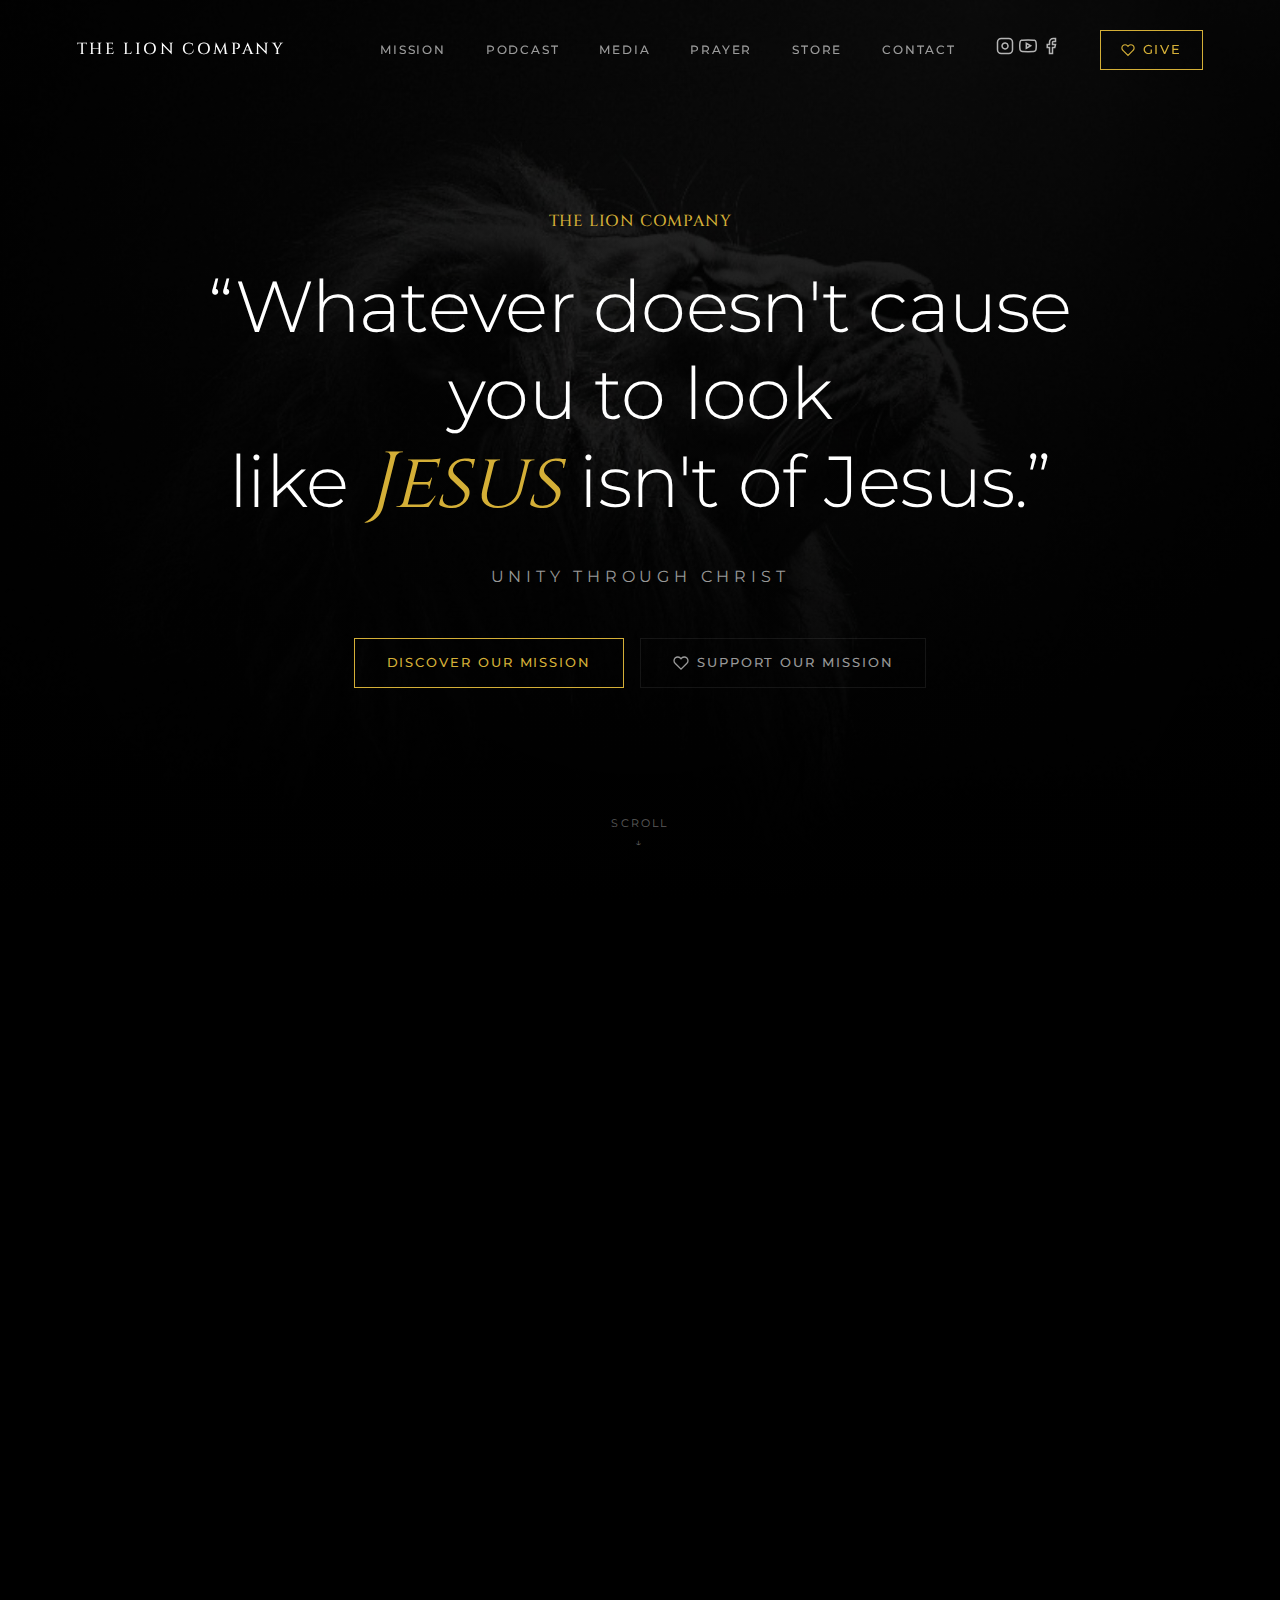
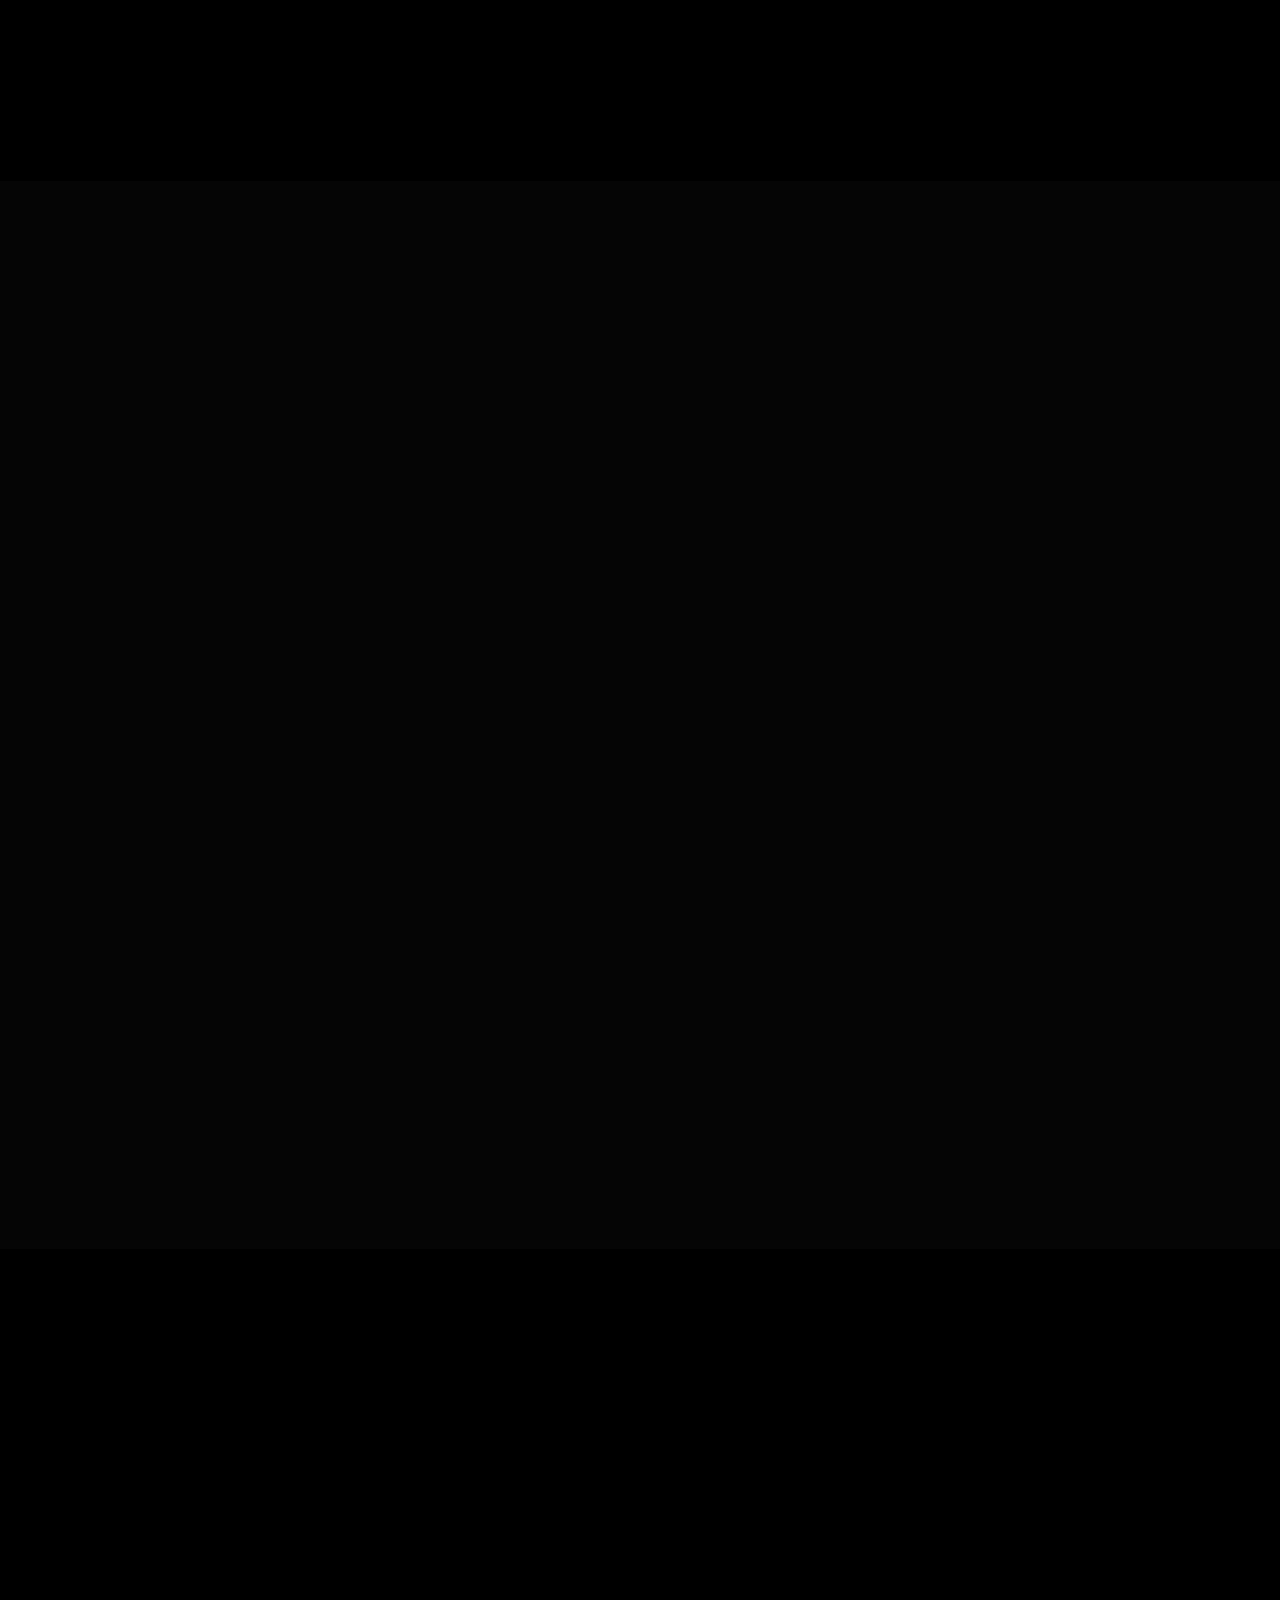
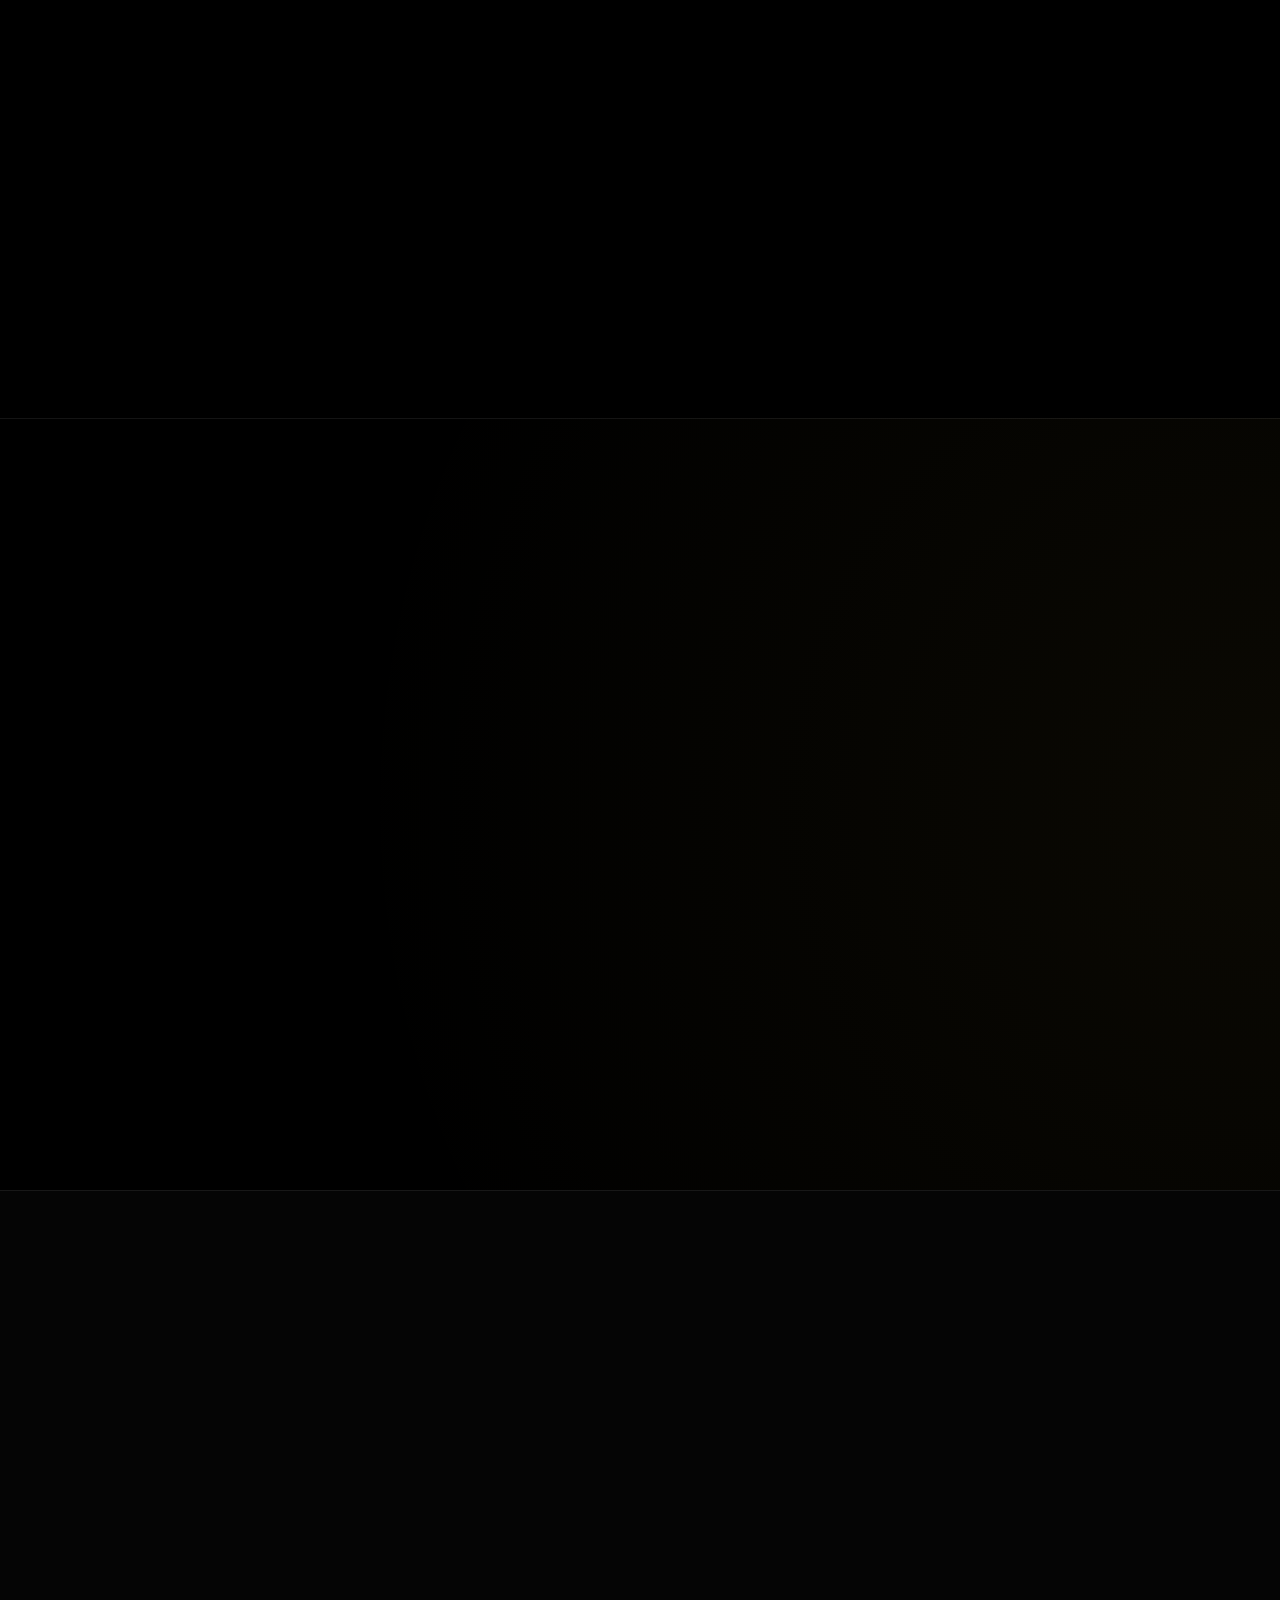
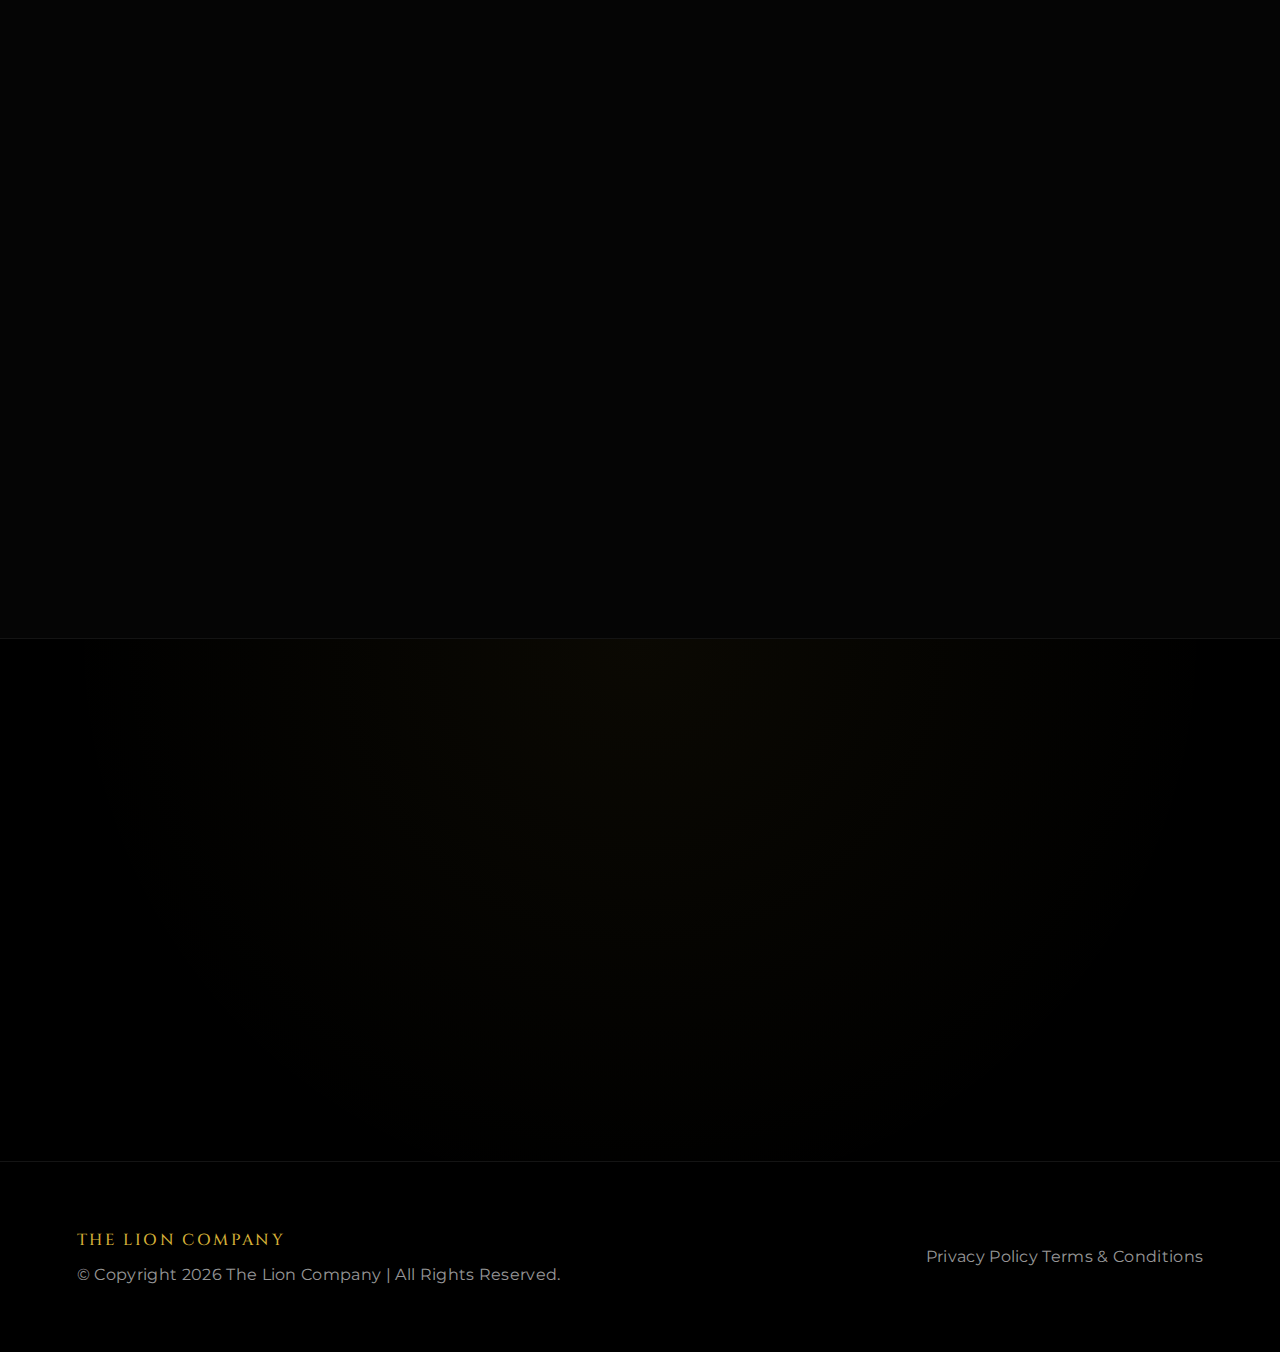
<file: index.html>
<!DOCTYPE html>
<html lang="en">

<head>
    <meta charset="UTF-8">
    <meta name="viewport" content="width=device-width, initial-scale=1.0">
    <title>The Lion Company</title>
    <!-- Google Fonts: Cinzel & Montserrat -->
    <link
        href="https://fonts.googleapis.com/css2?family=Cinzel:wght@400;500;600;700&family=Montserrat:wght@300;400;500;600&display=swap"
        rel="stylesheet">
    <link rel="stylesheet" href="styles.css">
</head>

<body>

    <!-- Navbar -->
    <nav class="navbar">
        <div class="nav-container">
            <a href="#" class="logo">THE LION COMPANY</a>
            <div class="nav-links">
                <a href="#mission">MISSION</a>
                <a href="#podcast">PODCAST</a>
                <a href="#media">MEDIA</a>
                <a href="#prayer">PRAYER</a>
                <a href="#store">STORE</a>
                <a href="#contact">CONTACT</a>
                <div class="nav-social flex items-center gap-4 ml-4 px-4 border-l border-[rgba(255,255,255,0.1)]">
                    <a href="https://www.instagram.com/thelioncompanytx/" target="_blank" aria-label="Instagram">
                        <svg width="18" height="18" viewBox="0 0 24 24" fill="none" stroke="currentColor"
                            stroke-width="2">
                            <rect x="2" y="2" width="20" height="20" rx="5" ry="5"></rect>
                            <path d="M16 11.37A4 4 0 1 1 12.63 8 4 4 0 0 1 16 11.37z"></path>
                            <line x1="17.5" y1="6.5" x2="17.51" y2="6.5"></line>
                        </svg>
                    </a>
                    <a href="https://www.youtube.com/channel/UCEy6IknxFCGag4UBVGn4wWg" target="_blank"
                        aria-label="YouTube">
                        <svg width="18" height="18" viewBox="0 0 24 24" fill="none" stroke="currentColor"
                            stroke-width="2">
                            <path
                                d="M22.54 6.42a2.78 2.78 0 0 0-1.94-2C18.88 4 12 4 12 4s-6.88 0-8.6.46a2.78 2.78 0 0 0-1.94 2A29 29 0 0 0 1 11.75a29 29 0 0 0 .46 5.33 2.78 2.78 0 0 0 1.94 2c1.72.46 8.6.46 8.6.46s6.88 0 8.6-.46a2.78 2.78 0 0 0 1.94-2 29 29 0 0 0 .46-5.33 29 29 0 0 0-.46-5.33z">
                            </path>
                            <polygon points="9.75 15.02 15.5 11.75 9.75 8.48 9.75 15.02"></polygon>
                        </svg>
                    </a>
                    <a href="https://www.facebook.com/lioncompanytx" target="_blank" aria-label="Facebook">
                        <svg width="18" height="18" viewBox="0 0 24 24" fill="none" stroke="currentColor"
                            stroke-width="2">
                            <path d="M18 2h-3a5 5 0 0 0-5 5v3H7v4h3v8h4v-8h3l1-4h-4V7a1 1 0 0 1 1-1h3z"></path>
                        </svg>
                    </a>
                </div>
                <a href="https://secure.subsplash.com/ui/access/RM87PQ/" target="_blank" class="btn btn-nav ml-2">
                    <svg width="14" height="14" viewBox="0 0 24 24" fill="none" stroke="currentColor" stroke-width="2">
                        <path
                            d="M20.84 4.61a5.5 5.5 0 0 0-7.78 0L12 5.67l-1.06-1.06a5.5 5.5 0 0 0-7.78 7.78l1.06 1.06L12 21.23l7.78-7.78 1.06-1.06a5.5 5.5 0 0 0 0-7.78z">
                        </path>
                    </svg>
                    GIVE
                </a>
            </div>
            <button class="mobile-menu-btn" aria-label="Toggle Menu">
                <span></span>
                <span></span>
                <span></span>
            </button>
        </div>
        <!-- Mobile Menu -->
        <div class="mobile-menu">
            <a href="#mission">MISSION</a>
            <a href="#podcast">PODCAST</a>
            <a href="#media">MEDIA</a>
            <a href="#prayer">PRAYER</a>
            <a href="#store">STORE</a>
            <a href="#contact">CONTACT</a>
            <a href="https://secure.subsplash.com/ui/access/RM87PQ/" target="_blank">GIVE</a>
        </div>
    </nav>

    <main>
        <!-- Hero Section -->
        <section id="hero" class="hero">
            <div class="hero-bg" style="background-image: url('lion_bg.jpg');"></div>
            <div class="hero-overlay"></div>
            <div class="hero-content fade-up">
                <h3 class="hero-eyebrow">THE LION COMPANY</h3>
                <h1 class="hero-title">“Whatever doesn't cause you to look<br>like <span class="text-gold">Jesus</span>
                    isn't of Jesus.”</h1>
                <p class="hero-subtitle">UNITY THROUGH CHRIST</p>
                <div class="hero-cta">
                    <a href="#mission" class="btn btn-outline-gold">DISCOVER OUR MISSION</a>
                    <a href="https://secure.subsplash.com/ui/access/RM87PQ/" target="_blank"
                        class="btn btn-outline-border">
                        <svg width="16" height="16" viewBox="0 0 24 24" fill="none" stroke="currentColor"
                            stroke-width="2">
                            <path
                                d="M20.84 4.61a5.5 5.5 0 0 0-7.78 0L12 5.67l-1.06-1.06a5.5 5.5 0 0 0-7.78 7.78l1.06 1.06L12 21.23l7.78-7.78 1.06-1.06a5.5 5.5 0 0 0 0-7.78z">
                            </path>
                        </svg>
                        SUPPORT OUR MISSION
                    </a>
                </div>
            </div>
            <a href="#mission" class="scroll-indicator">
                SCROLL<br>↓
            </a>
        </section>

        <!-- Mission Section -->
        <section id="mission" class="mission section-padding">
            <div class="container split-layout">
                <!-- Left Content -->
                <div class="mission-text fade-up">
                    <span class="eyebrow muted">OUR MISSION</span>
                    <h2>Bringing unity among<br>Christians worldwide</h2>
                    <p class="body-text mt-4">The Lion Company was created to bring unity among Christians in various
                        areas and all experience levels around the world. We believe unity begins and ends with common
                        vision and goals.</p>

                    <div class="accent-quote mt-4">
                        <p class="quote-eyebrow text-gold">THE VISION AND GOAL BEING</p>
                        <h3>JESUS HIMSELF.</h3>
                    </div>

                    <a href="https://secure.subsplash.com/ui/access/RM87PQ/" target="_blank"
                        class="btn btn-outline-gold mt-6 inline-flex">
                        <svg width="14" height="14" viewBox="0 0 24 24" fill="none" stroke="currentColor"
                            stroke-width="2">
                            <path
                                d="M20.84 4.61a5.5 5.5 0 0 0-7.78 0L12 5.67l-1.06-1.06a5.5 5.5 0 0 0-7.78 7.78l1.06 1.06L12 21.23l7.78-7.78 1.06-1.06a5.5 5.5 0 0 0 0-7.78z">
                            </path>
                        </svg>
                        GIVE TO SUPPORT OUR MISSION
                    </a>
                </div>

                <!-- Right Content (Cards) -->
                <div class="mission-cards fade-up" style="transition-delay: 200ms;">
                    <div class="bordered-card">
                        <h4 class="text-gold">LOVE</h4>
                        <p class="muted">Building relationships through Christ-like love</p>
                    </div>
                    <div class="bordered-card">
                        <h4 class="text-gold">RELATIONSHIP</h4>
                        <p class="muted">Connecting believers across all backgrounds</p>
                    </div>
                    <div class="bordered-card">
                        <h4 class="text-gold">DISCIPLESHIP</h4>
                        <p class="muted">Growing together in faith and understanding</p>
                    </div>
                    <div class="bordered-card">
                        <h4 class="text-gold">EDUCATION</h4>
                        <p class="muted">Equipping believers for their God-intended purpose</p>
                    </div>
                </div>
            </div>
        </section>

        <!-- Podcast Section (Placeholder for multimedia) -->
        <section id="podcast" class="podcast section-padding bg-darker">
            <div class="container text-center fade-up">
                <span class="eyebrow muted">WATCH & LISTEN</span>
                <h2>THE LION COMPANY PODCAST</h2>
                <p class="body-text muted max-w-2xl mx-auto mt-4">Conversations about faith, life, and pursuing Jesus
                    together.</p>

                <div class="video-container mt-6 relative w-full max-w-4xl mx-auto rounded overflow-hidden"
                    style="aspect-ratio: 16/9; border: 1px solid rgba(255,255,255,0.08);">
                    <iframe width="100%" height="100%" src="https://www.youtube.com/embed/TOj6tefx3rI"
                        title="The Lion Company Podcast" frameborder="0"
                        allow="accelerometer; autoplay; clipboard-write; encrypted-media; gyroscope; picture-in-picture; web-share"
                        allowfullscreen
                        style="position: absolute; top: 0; left: 0; width: 100%; height: 100%;"></iframe>
                </div>
            </div>
        </section>

        <!-- Media Library Section -->
        <section id="media" class="media section-padding">
            <div class="container fade-up">
                <div class="section-header">
                    <h2>MEDIA LIBRARY</h2>
                    <a href="media.html" class="btn btn-outline-border">VIEW
                        ALL RESOURCES</a>
                </div>

                <div class="grid-3 mt-6">
                    <a href="#" data-video-id="TOj6tefx3rI" class="media-card bordered-card block video-trigger">
                        <div class="media-image bg-darker"
                            style="background-image: url('https://img.youtube.com/vi/TOj6tefx3rI/hqdefault.jpg'); background-size: cover; background-position: center;">
                        </div>
                        <div class="media-info">
                            <span class="text-gold text-sm tracking-wide">LATEST PODCAST</span>
                            <h4 class="mt-2 text-white" style="text-transform: none;">EP 7: When God's Will Doesn't Go
                                Your Way</h4>
                        </div>
                    </a>
                    <a href="#" data-video-id="lCpA1olkGXA" class="media-card bordered-card block video-trigger">
                        <div class="media-image bg-darker"
                            style="background-image: url('https://img.youtube.com/vi/lCpA1olkGXA/hqdefault.jpg'); background-size: cover; background-position: center;">
                        </div>
                        <div class="media-info">
                            <span class="text-gold text-sm tracking-wide">PODCAST</span>
                            <h4 class="mt-2 text-white" style="text-transform: none;">When God's Will doesn't go your
                                way</h4>
                        </div>
                    </a>
                    <a href="#" data-video-id="bq6jMHDQS84" class="media-card bordered-card block video-trigger">
                        <div class="media-image bg-darker"
                            style="background-image: url('https://img.youtube.com/vi/bq6jMHDQS84/hqdefault.jpg'); background-size: cover; background-position: center;">
                        </div>
                        <div class="media-info">
                            <span class="text-gold text-sm tracking-wide">TEACHING</span>
                            <h4 class="mt-2 text-white" style="text-transform: none;">Confessions of a Truth Teller</h4>
                        </div>
                    </a>
                </div>
            </div>
        </section>

        <!-- Store feature section -->
        <section id="store" class="store-feature section-padding border-top"
            style="background: radial-gradient(circle at right, rgba(212, 175, 55, 0.05) 0%, transparent 70%);">
            <div class="container split-layout items-center">
                <div class="store-feature-text fade-up">
                    <span class="eyebrow text-gold">OFFICIAL MERCHANDISE</span>
                    <h2>WEAR THE VISION</h2>
                    <p class="body-text mt-4">Every purchase from our store directly supports The Lion Company's mission
                        to bring unity among Christians worldwide. Represent the kingdom with our premium apparel.</p>

                    <a href="https://the-lion-company.printify.me/" target="_blank"
                        class="btn btn-outline-gold mt-6 inline-flex uppercase">
                        SHOP THE COLLECTION
                        <svg width="16" height="16" viewBox="0 0 24 24" fill="none" stroke="currentColor"
                            stroke-width="2" class="ml-3">
                            <line x1="5" y1="12" x2="19" y2="12"></line>
                            <polyline points="12 5 19 12 12 19"></polyline>
                        </svg>
                    </a>
                </div>

                <div class="store-feature-image fade-up relative" style="transition-delay: 200ms;">
                    <a href="https://the-lion-company.printify.me/" target="_blank" class="block store-featured-card">
                        <div class="bg-darker rounded overflow-hidden border border-[rgba(255,255,255,0.08)] relative flex items-center justify-center p-12 transition-colors duration-500 hover:border-[#D4AF37]"
                            style="aspect-ratio: 1/1;">
                            <!-- Generic placeholder with brand flair -->
                            <div class="absolute inset-0 bg-cover bg-center"
                                style="background-image: url('apparel_bg.jpg');">
                            </div>
                            <div class="text-box-overlay">
                                <h3 class="text-gold tracking-widest text-2xl mb-2 uppercase">PREMIUM APPAREL</h3>
                                <p class="text-white tracking-widest text-sm uppercase">Available Now</p>
                            </div>
                        </div>
                    </a>
                </div>
            </div>
        </section>

        <!-- Prayer & Contact Split Section -->
        <section id="prayer" class="prayer-contact section-padding bg-darker border-top">
            <div class="container split-layout">

                <!-- Prayer Request Form -->
                <div class="prayer-form-area fade-up">
                    <span class="eyebrow text-gold">SUBMIT A PRAYER</span>
                    <h2>PRAYER REQUEST</h2>
                    <p class="body-text muted mt-2 mb-6">Your request will be kept private & prayed over. We are
                        praying.</p>

                    <form id="prayer-form" class="minimal-form">
                        <div class="input-line grid-2">
                            <input type="text" id="prayer-fname" required placeholder="First Name">
                            <input type="text" id="prayer-lname" required placeholder="Last Name">
                        </div>
                        <div class="input-line grid-2 mt-4">
                            <input type="email" id="prayer-email" required placeholder="Email">
                            <input type="tel" id="prayer-phone" placeholder="Phone">
                        </div>
                        <div class="input-line mt-4">
                            <textarea id="prayer-msg" rows="3" required
                                placeholder="How can we be praying for you?"></textarea>
                        </div>
                        <button type="submit" class="btn btn-outline-gold mt-6 w-full">SUBMIT REQUEST</button>
                    </form>
                </div>

                <!-- Contact & Store Info -->
                <div class="store-info-area fade-up" style="transition-delay: 200ms;">
                    <section id="store-contact-spacer" class="store-preview border-bottom pb-6 mb-6">
                        <span class="eyebrow text-gold">SUPPORT US</span>
                        <h2>OUR MISSION</h2>
                        <p class="muted mt-4 text-sm">Thank you for standing with us in prayer and support.</p>
                    </section>

                    <section id="contact" class="contact-info mt-8">
                        <span class="eyebrow text-gold">GET IN TOUCH</span>
                        <h2>CONTACT US</h2>
                        <form id="contact-form" class="minimal-form mt-4">
                            <div class="input-line grid-2">
                                <input type="text" id="contact-fname" required placeholder="First Name">
                                <input type="text" id="contact-lname" required placeholder="Last Name">
                            </div>
                            <div class="input-line grid-2 mt-4">
                                <input type="email" id="contact-email" required placeholder="Email">
                                <input type="tel" id="contact-phone" placeholder="Phone">
                            </div>
                            <div class="input-line mt-4">
                                <textarea id="contact-msg" rows="3" required
                                    placeholder="Type your message here..."></textarea>
                            </div>
                            <button type="submit" class="btn btn-outline-gold mt-6 w-full mb-6">SEND MESSAGE</button>
                        </form>
                        <a href="mailto:JONATHAN@THELIONCOMPANY.ORG" class="contact-link text-white mt-4 block">
                            JONATHAN@THELIONCOMPANY.ORG
                        </a>
                        <p class="muted mt-2">Based in Austin, TX<br>SERVING JESUS AROUND THE WORLD.</p>
                    </section>
                </div>

            </div>
        </section>

        <!-- Newsletter Section -->
        <section id="newsletter" class="newsletter section-padding text-center">
            <div class="container fade-up">
                <h3 class="hero-eyebrow text-gold">JOIN OUR MAILING LIST!</h3>
                <h2 class="mt-2 text-white text-3xl">Stay connected with The Lion Company</h2>
                <form id="newsletter-form" class="mt-6">
                    <input type="email" id="newsletter-email" required placeholder="Email *">
                    <button type="submit" class="btn btn-outline-gold">JOIN</button>
                </form>
            </div>
        </section>
    </main>

    <!-- Footer -->
    <footer class="site-footer border-top">
        <div class="container footer-flex">
            <div class="footer-left">
                <span class="logo text-gold">THE LION COMPANY</span>
                <p class="muted text-sm mt-2">© Copyright 2026 The Lion Company | All Rights Reserved.</p>
            </div>
            <div class="footer-right">
                <a href="privacy.html" class="muted text-sm">Privacy Policy</a>
                <a href="terms.html" class="muted text-sm ml-4">Terms & Conditions</a>
            </div>
        </div>
    </footer>

    <!-- Video Modal -->
    <div id="video-modal" class="video-modal" aria-hidden="true">
        <div class="video-modal-overlay js-modal-close"></div>
        <div class="video-modal-content">
            <button class="video-modal-close js-modal-close" aria-label="Close video">
                <svg width="24" height="24" viewBox="0 0 24 24" fill="none" stroke="currentColor" stroke-width="2">
                    <line x1="18" y1="6" x2="6" y2="18"></line>
                    <line x1="6" y1="6" x2="18" y2="18"></line>
                </svg>
            </button>
            <div class="video-modal-body">
                <iframe id="video-iframe" src="" frameborder="0"
                    allow="accelerometer; autoplay; clipboard-write; encrypted-media; gyroscope; picture-in-picture"
                    allowfullscreen></iframe>
            </div>
        </div>
    </div>

    <!-- Store Lightbox Modal -->
    <div id="store-modal" class="lightbox-modal" aria-hidden="true">
        <div class="lightbox-overlay js-lightbox-close"></div>
        <div class="lightbox-content bg-darker border border-[rgba(212,175,55,0.4)]">
            <button class="lightbox-close js-lightbox-close" aria-label="Close lightbox">
                <svg width="24" height="24" viewBox="0 0 24 24" fill="none" stroke="currentColor" stroke-width="2">
                    <line x1="18" y1="6" x2="6" y2="18"></line>
                    <line x1="6" y1="6" x2="18" y2="18"></line>
                </svg>
            </button>
            <div class="lightbox-grid">
                <div class="lightbox-image"
                    style="background-image: url('apparel_bg.jpg'); background-color: rgba(0,0,0,0.2); background-blend-mode: overlay;">
                    <div class="lightbox-image-inner" style="background: rgba(0,0,0,0.2);">
                        <div
                            class="lightbox-badge border border-white border-opacity-30 p-6 bg-[rgba(0,0,0,0.5)] backdrop-blur-sm">
                            <h3 class="text-gold text-xl uppercase tracking-widest">Lion Co.</h3>
                            <p class="text-white tracking-widest text-xs mt-2 uppercase">APPAREL</p>
                        </div>
                    </div>
                </div>
                <div class="lightbox-body">
                    <span class="eyebrow text-gold mb-2">SUPPORT THE MISSION</span>
                    <h2 class="text-3xl mb-4 text-white uppercase">Wear The Vision</h2>
                    <p class="body-text muted mb-8">Every purchase directly supports our mission to bring unity to
                        believers worldwide. Check out our exclusive premium apparel.</p>
                    <a href="https://the-lion-company.printify.me/" target="_blank"
                        class="btn btn-outline-gold w-full text-center">SHOP THE STORE</a>
                </div>
            </div>
        </div>
    </div>

    <script src="app.js"></script>
</body>

</html>
</file>
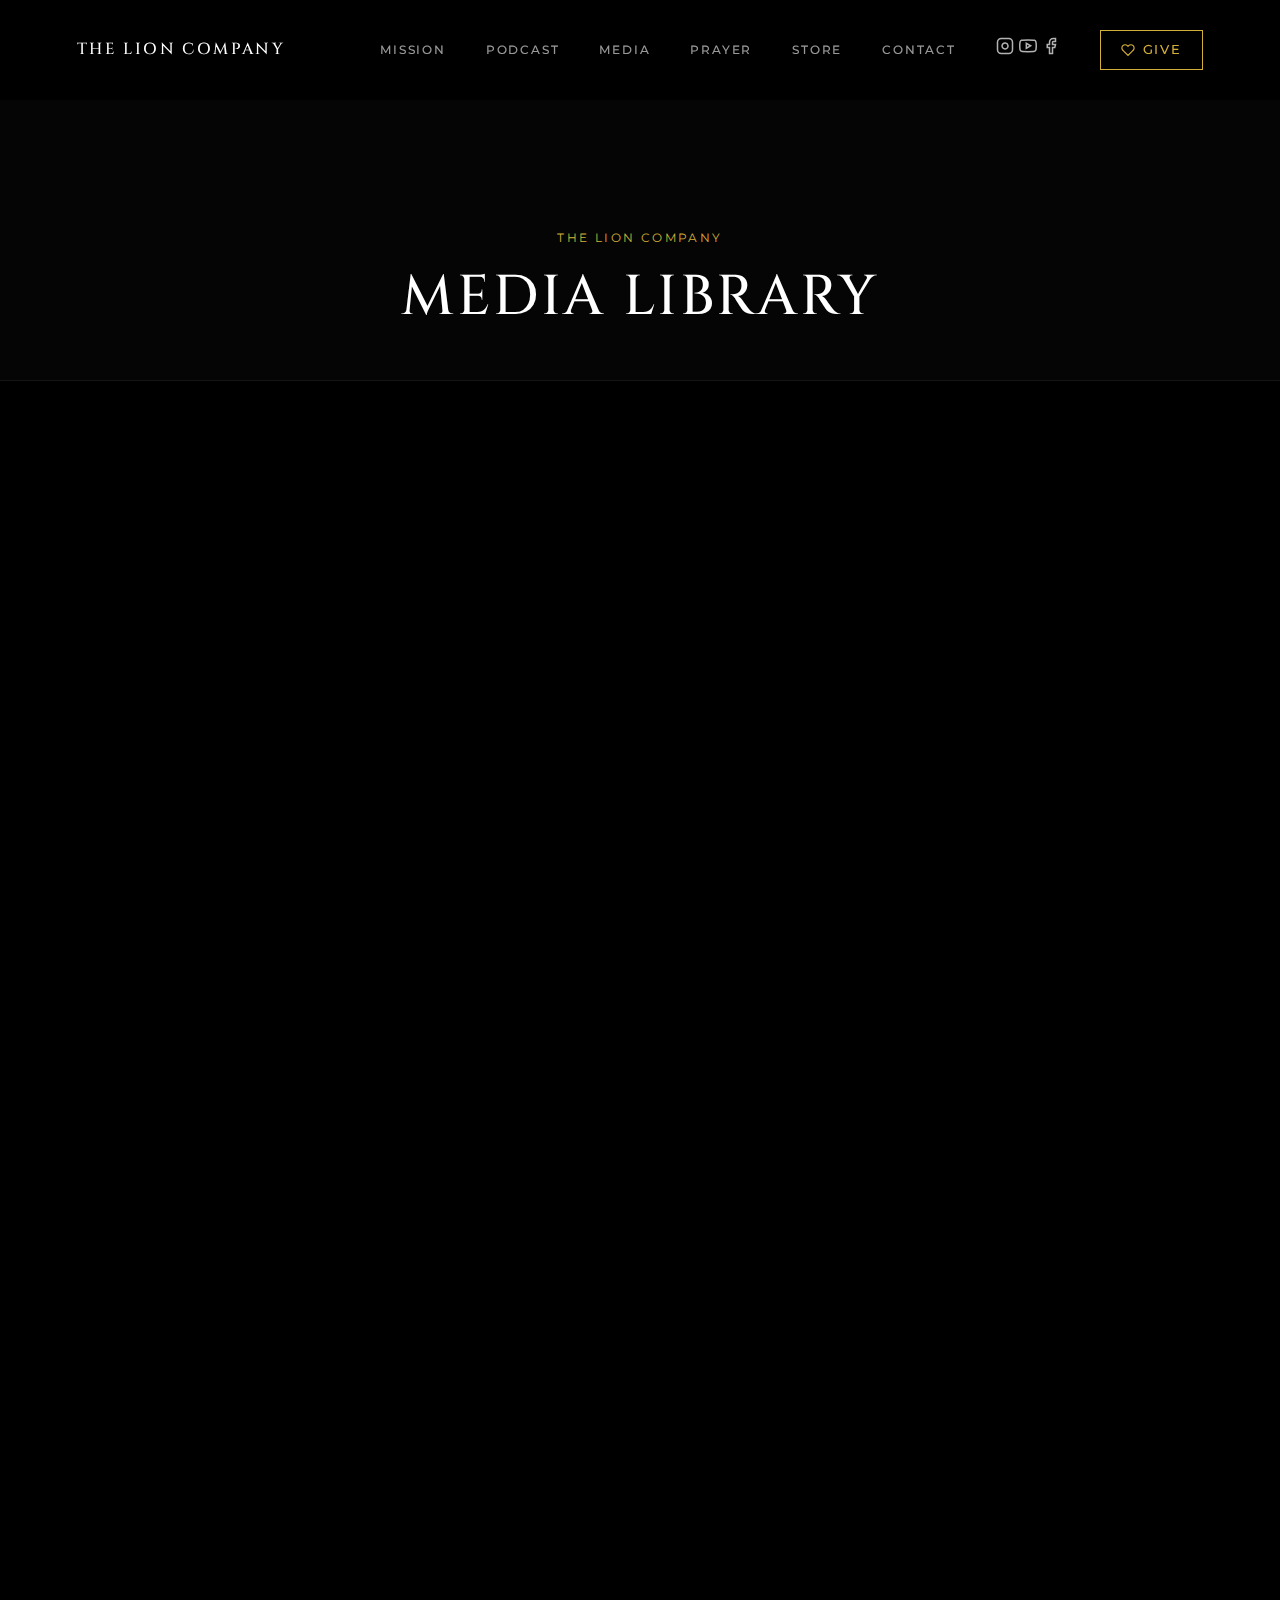
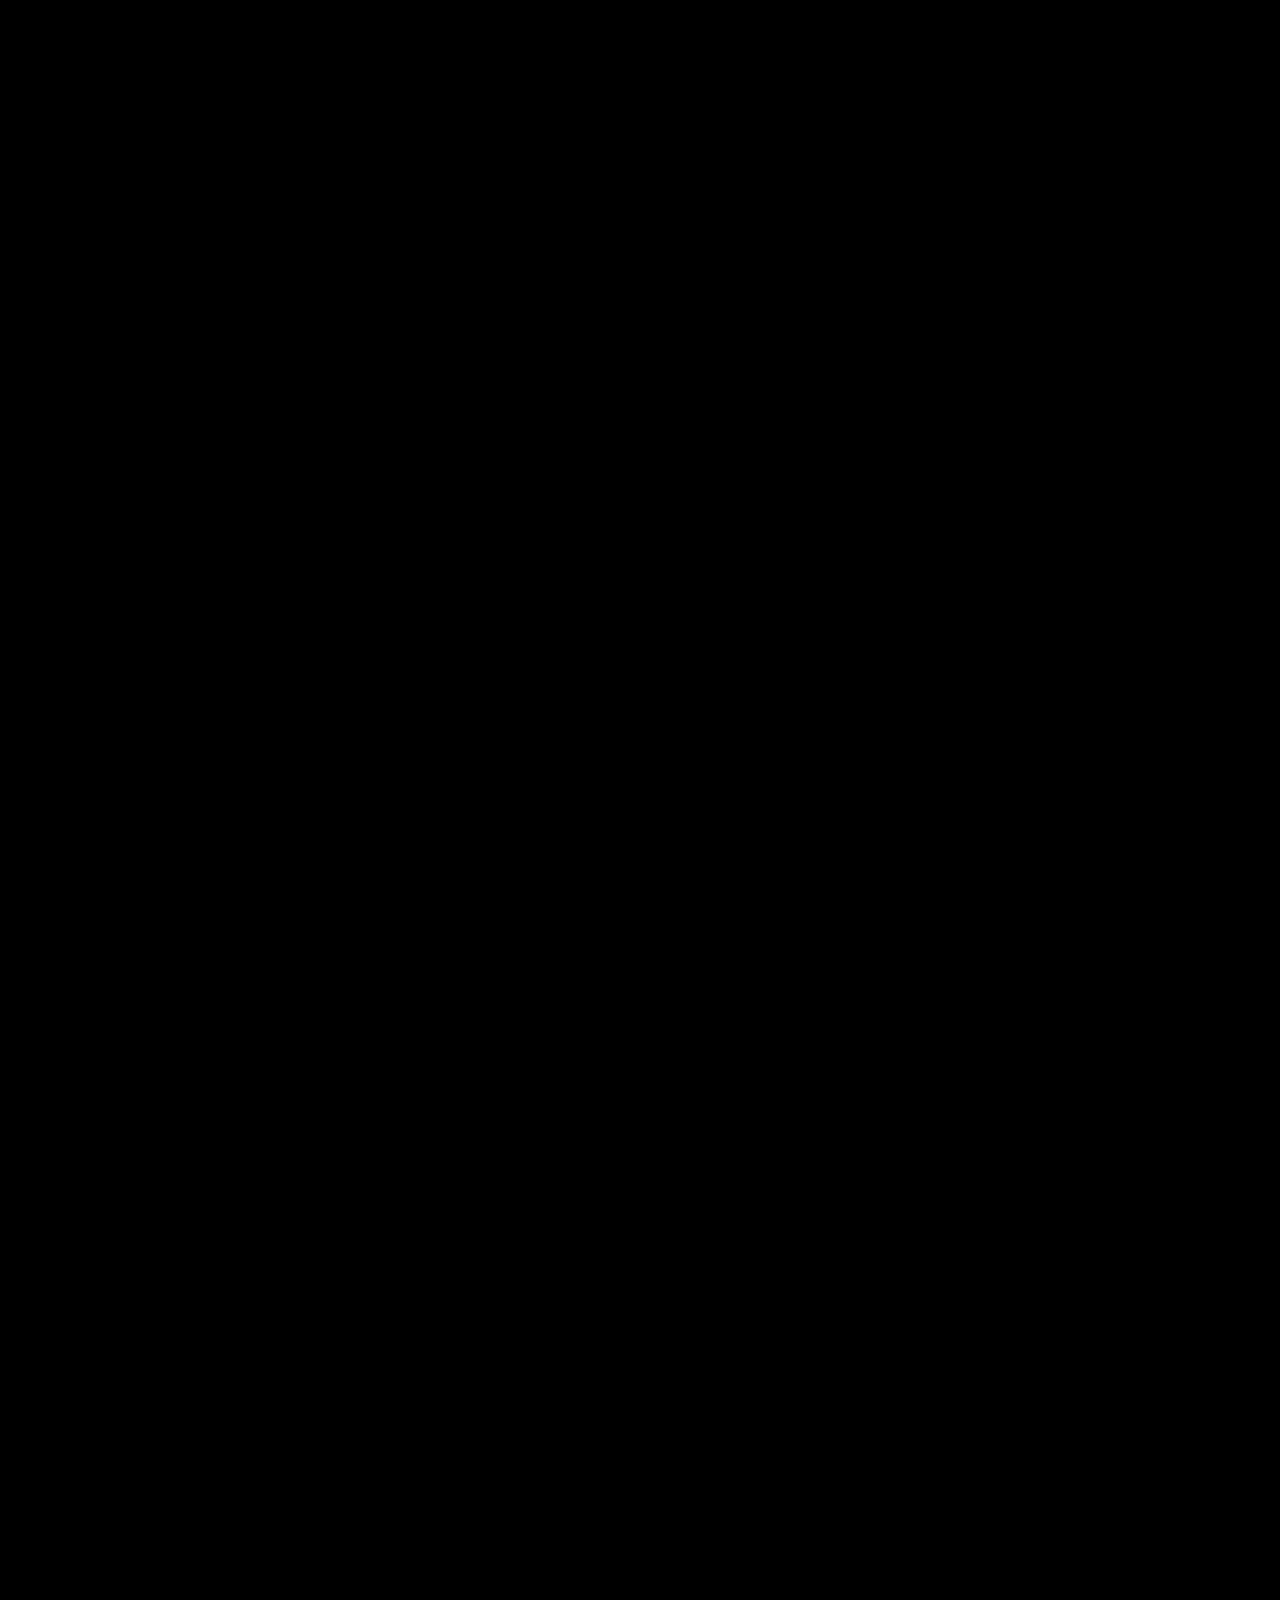
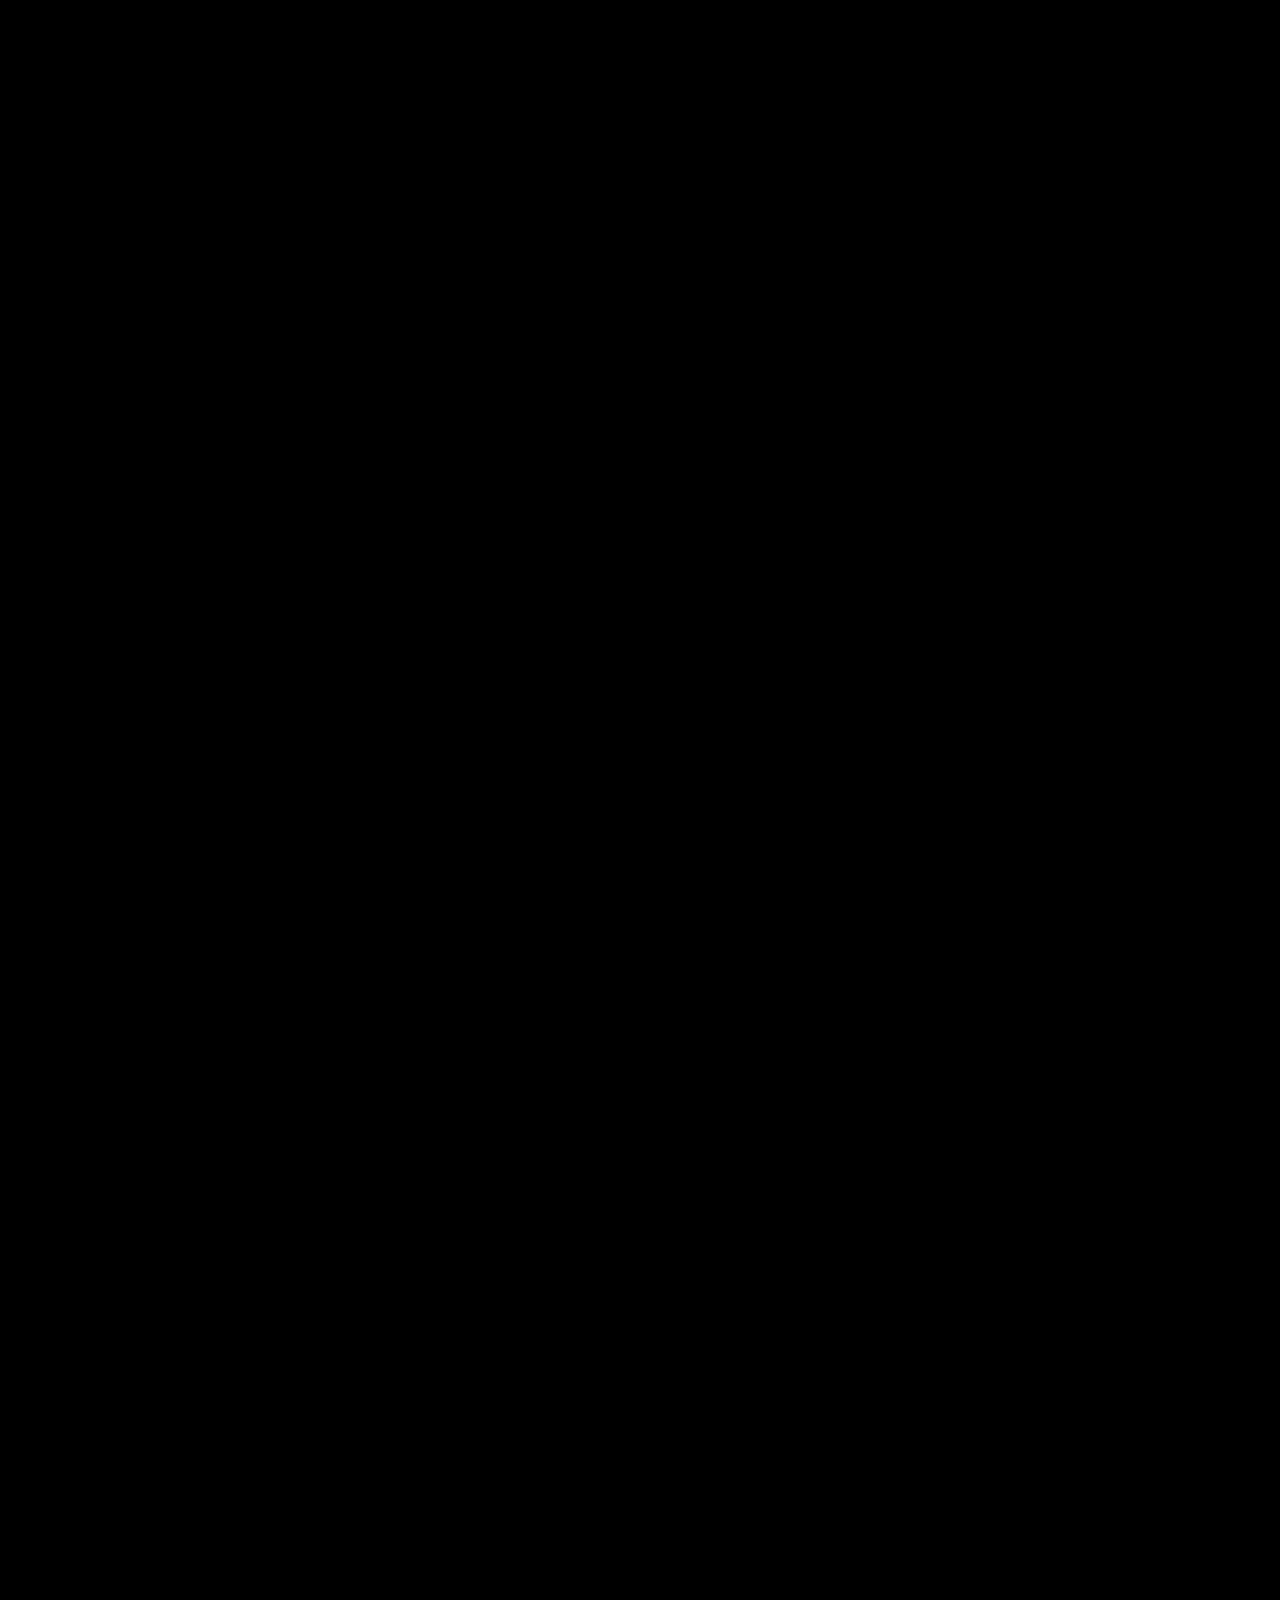
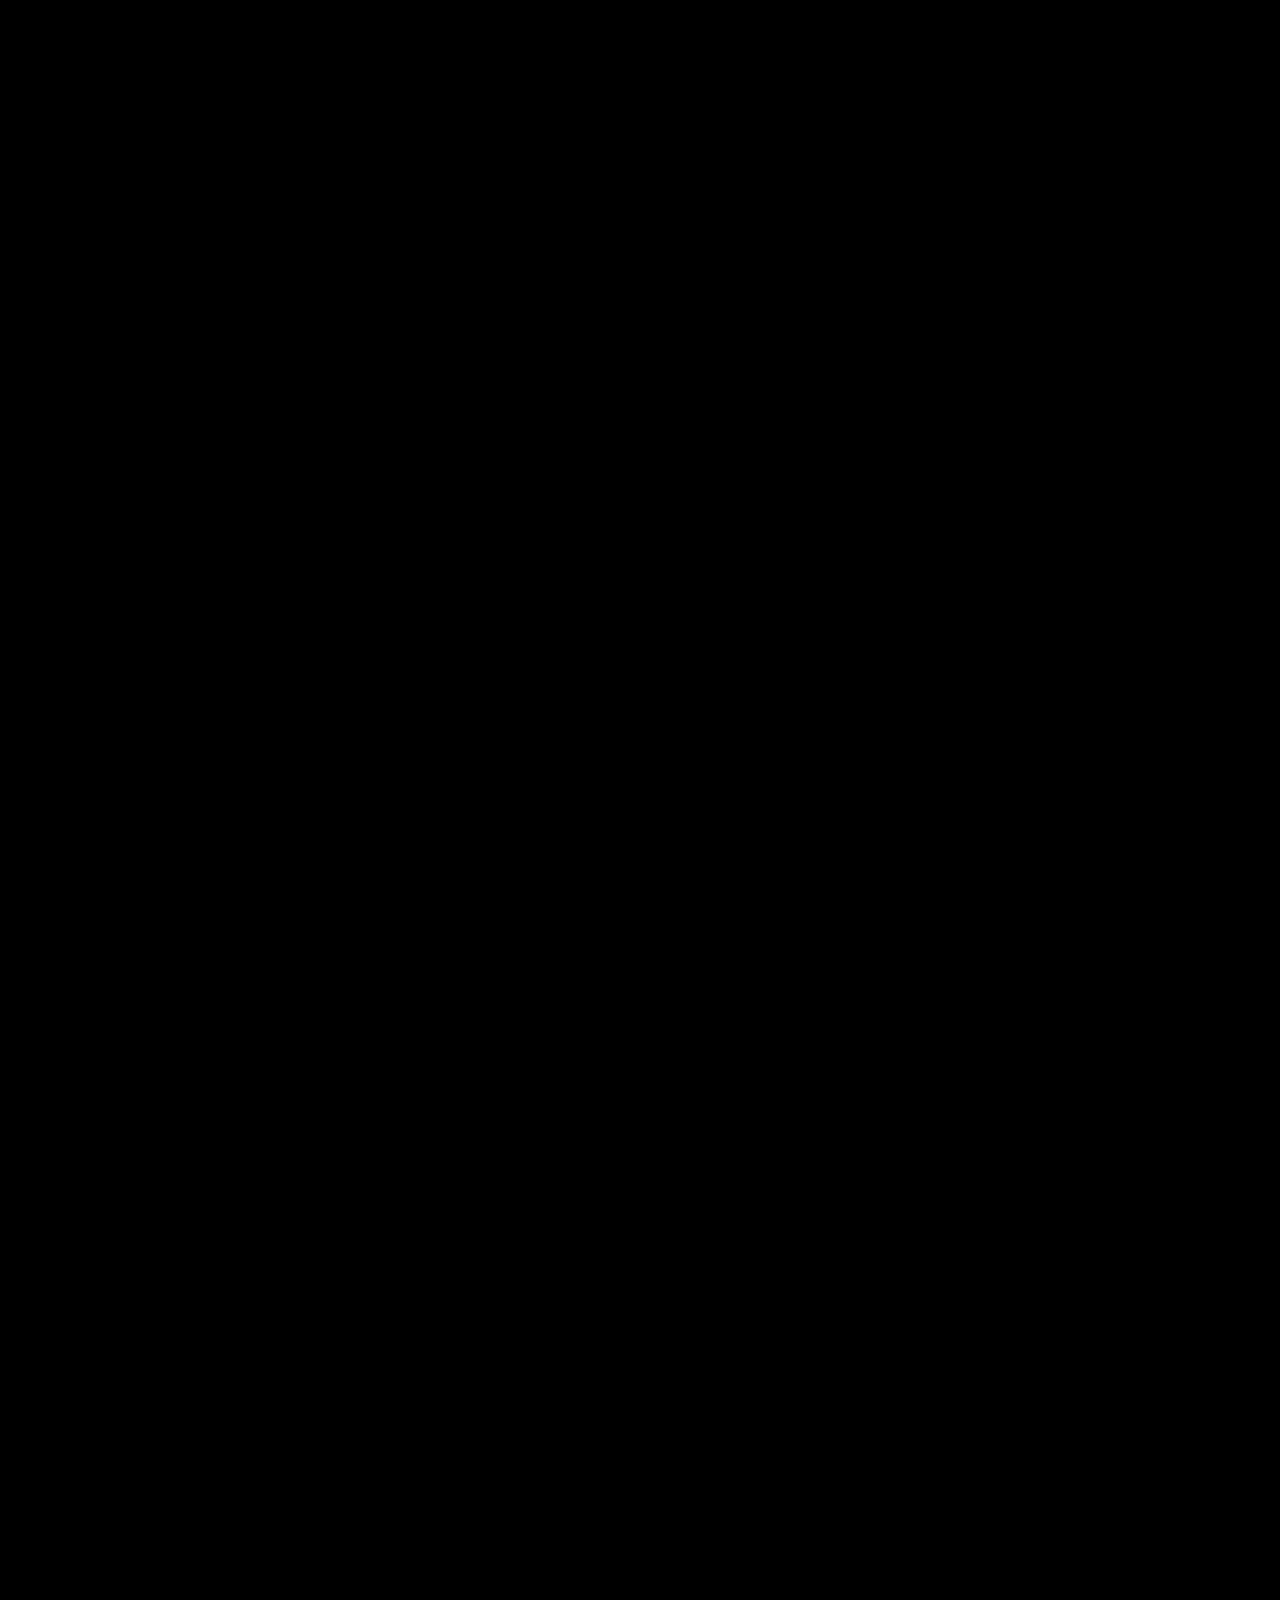
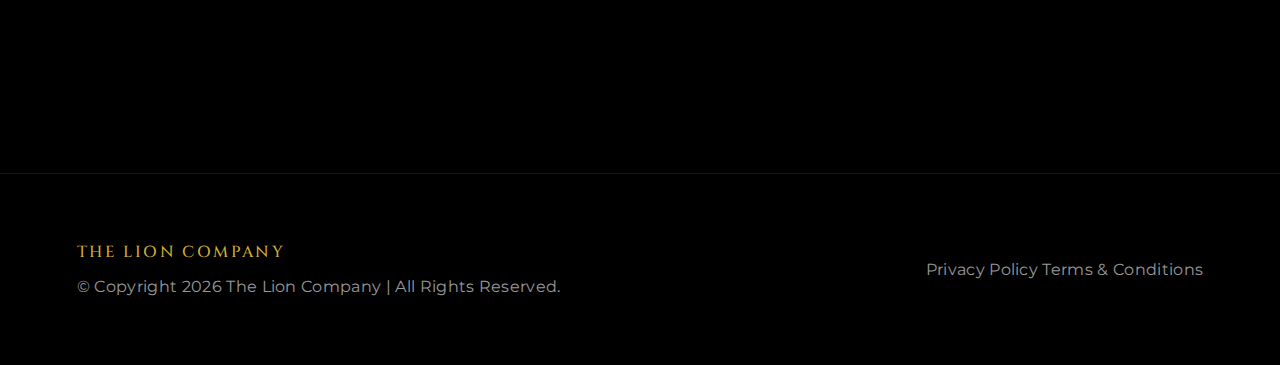
<file: media.html>
<!DOCTYPE html>
<html lang="en">

<head>
    <meta charset="UTF-8">
    <meta name="viewport" content="width=device-width, initial-scale=1.0">
    <title>Media Library | The Lion Company</title>
    <!-- Google Fonts: Cinzel & Montserrat -->
    <link
        href="https://fonts.googleapis.com/css2?family=Cinzel:wght@400;500;600;700&family=Montserrat:wght@300;400;500;600&display=swap"
        rel="stylesheet">
    <link rel="stylesheet" href="styles.css">
</head>

<body>

    <!-- Navbar -->
    <nav class="navbar">
        <div class="nav-container">
            <a href="index.html" class="logo">THE LION COMPANY</a>
            <div class="nav-links">
                <a href="index.html#mission">MISSION</a>
                <a href="index.html#podcast">PODCAST</a>
                <a href="media.html">MEDIA</a>
                <a href="index.html#prayer">PRAYER</a>
                <a href="index.html#store">STORE</a>
                <a href="index.html#contact">CONTACT</a>
                <div class="nav-social flex items-center gap-4 ml-4 px-4 border-l border-[rgba(255,255,255,0.1)]">
                    <a href="https://www.instagram.com/thelioncompanytx/" target="_blank" aria-label="Instagram">
                        <svg width="18" height="18" viewBox="0 0 24 24" fill="none" stroke="currentColor"
                            stroke-width="2">
                            <rect x="2" y="2" width="20" height="20" rx="5" ry="5"></rect>
                            <path d="M16 11.37A4 4 0 1 1 12.63 8 4 4 0 0 1 16 11.37z"></path>
                            <line x1="17.5" y1="6.5" x2="17.51" y2="6.5"></line>
                        </svg>
                    </a>
                    <a href="https://www.youtube.com/channel/UCEy6IknxFCGag4UBVGn4wWg" target="_blank"
                        aria-label="YouTube">
                        <svg width="18" height="18" viewBox="0 0 24 24" fill="none" stroke="currentColor"
                            stroke-width="2">
                            <path
                                d="M22.54 6.42a2.78 2.78 0 0 0-1.94-2C18.88 4 12 4 12 4s-6.88 0-8.6.46a2.78 2.78 0 0 0-1.94 2A29 29 0 0 0 1 11.75a29 29 0 0 0 .46 5.33 2.78 2.78 0 0 0 1.94 2c1.72.46 8.6.46 8.6.46s6.88 0 8.6-.46a2.78 2.78 0 0 0 1.94-2 29 29 0 0 0 .46-5.33 29 29 0 0 0-.46-5.33z">
                            </path>
                            <polygon points="9.75 15.02 15.5 11.75 9.75 8.48 9.75 15.02"></polygon>
                        </svg>
                    </a>
                    <a href="https://www.facebook.com/lioncompanytx" target="_blank" aria-label="Facebook">
                        <svg width="18" height="18" viewBox="0 0 24 24" fill="none" stroke="currentColor"
                            stroke-width="2">
                            <path d="M18 2h-3a5 5 0 0 0-5 5v3H7v4h3v8h4v-8h3l1-4h-4V7a1 1 0 0 1 1-1h3z"></path>
                        </svg>
                    </a>
                </div>
                <a href="https://secure.subsplash.com/ui/access/RM87PQ/" target="_blank" class="btn btn-nav ml-2">
                    <svg width="14" height="14" viewBox="0 0 24 24" fill="none" stroke="currentColor" stroke-width="2">
                        <path
                            d="M20.84 4.61a5.5 5.5 0 0 0-7.78 0L12 5.67l-1.06-1.06a5.5 5.5 0 0 0-7.78 7.78l1.06 1.06L12 21.23l7.78-7.78 1.06-1.06a5.5 5.5 0 0 0 0-7.78z">
                        </path>
                    </svg>
                    GIVE
                </a>
            </div>
            <button class="mobile-menu-btn" aria-label="Toggle Menu">
                <span></span><span></span><span></span>
            </button>
        </div>
        <!-- Mobile Menu -->
        <div class="mobile-menu">
            <a href="index.html#mission">MISSION</a>
            <a href="index.html#podcast">PODCAST</a>
            <a href="media.html">MEDIA</a>
            <a href="index.html#prayer">PRAYER</a>
            <a href="index.html#store">STORE</a>
            <a href="index.html#contact">CONTACT</a>
            <a href="https://secure.subsplash.com/ui/access/RM87PQ/" target="_blank">GIVE</a>
        </div>
    </nav>

    <main style="padding-top: var(--nav-height);">
        <!-- Title Section -->
        <section class="section-padding bg-darker pb-6">
            <div class="container text-center fade-up">
                <span class="eyebrow text-gold">THE LION COMPANY</span>
                <h2>MEDIA LIBRARY</h2>
            </div>
        </section>

        <!-- Media Library Section -->
        <section class="media section-padding pt-6 border-top">
            <div class="container fade-up">
                <h3 class="mb-6">FULL EPISODES</h3>
                <div class="grid-3 mb-6">
                    <!-- EP 7 -->
                    <a href="#" data-video-id="TOj6tefx3rI" class="media-card bordered-card block video-trigger">
                        <div class="media-image bg-darker"
                            style="background-image: url('https://img.youtube.com/vi/TOj6tefx3rI/hqdefault.jpg'); background-size: cover; background-position: center;">
                        </div>
                        <div class="media-info">
                            <span class="text-gold text-sm tracking-wide">PODCAST</span>
                            <h4 class="mt-2 text-white" style="text-transform: none;">EP 7: When God's Will Doesn't Go
                                Your Way</h4>
                        </div>
                    </a>

                    <!-- EP 6 -->
                    <a href="#" data-video-id="x8s5DPF68kQ" class="media-card bordered-card block video-trigger">
                        <div class="media-image bg-darker"
                            style="background-image: url('https://img.youtube.com/vi/x8s5DPF68kQ/hqdefault.jpg'); background-size: cover; background-position: center;">
                        </div>
                        <div class="media-info">
                            <span class="text-gold text-sm tracking-wide">PODCAST</span>
                            <h4 class="mt-2 text-white" style="text-transform: none;">EP 6: Confessions of a Truth
                                Teller</h4>
                        </div>
                    </a>

                    <!-- EP 5 -->
                    <a href="#" data-video-id="Z0AtNFd13-A" class="media-card bordered-card block video-trigger">
                        <div class="media-image bg-darker"
                            style="background-image: url('https://img.youtube.com/vi/Z0AtNFd13-A/hqdefault.jpg'); background-size: cover; background-position: center;">
                        </div>
                        <div class="media-info">
                            <span class="text-gold text-sm tracking-wide">PODCAST</span>
                            <h4 class="mt-2 text-white" style="text-transform: none;">EP 5: Miracle or Madness?</h4>
                        </div>
                    </a>
                </div>

                <h3 class="mb-6 mt-6 pt-6 border-top">TEACHINGS & CONVERSATIONS</h3>
                <div class="grid-3">
                    <a href="#" data-video-id="gfzoFvDlWTc" class="media-card bordered-card block video-trigger">
                        <div class="media-image bg-darker"
                            style="background-image: url('https://img.youtube.com/vi/gfzoFvDlWTc/hqdefault.jpg'); background-size: cover; background-position: center;">
                        </div>
                        <div class="media-info">
                            <span class="text-gold text-sm tracking-wide">TEACHING</span>
                            <h4 class="mt-2 text-white" style="text-transform: none;">Unlocking the Dream Realm: What’s
                                Really Possible?</h4>
                        </div>
                    </a>

                    <a href="#" data-video-id="zP4ZiKek3Lg" class="media-card bordered-card block video-trigger">
                        <div class="media-image bg-darker"
                            style="background-image: url('https://img.youtube.com/vi/zP4ZiKek3Lg/hqdefault.jpg'); background-size: cover; background-position: center;">
                        </div>
                        <div class="media-info">
                            <span class="text-gold text-sm tracking-wide">TEACHING</span>
                            <h4 class="mt-2 text-white" style="text-transform: none;">Heart over Hammer</h4>
                        </div>
                    </a>

                    <a href="#" data-video-id="M1tQvPOg3vk" class="media-card bordered-card block video-trigger">
                        <div class="media-image bg-darker"
                            style="background-image: url('https://img.youtube.com/vi/M1tQvPOg3vk/hqdefault.jpg'); background-size: cover; background-position: center;">
                        </div>
                        <div class="media-info">
                            <span class="text-gold text-sm tracking-wide">TEACHING</span>
                            <h4 class="mt-2 text-white" style="text-transform: none;">Fathers of Faith Vol 4</h4>
                        </div>
                    </a>

                    <a href="#" data-video-id="p3UUJ5f6kEM" class="media-card bordered-card block video-trigger">
                        <div class="media-image bg-darker"
                            style="background-image: url('https://img.youtube.com/vi/p3UUJ5f6kEM/hqdefault.jpg'); background-size: cover; background-position: center;">
                        </div>
                        <div class="media-info">
                            <span class="text-gold text-sm tracking-wide">TEACHING</span>
                            <h4 class="mt-2 text-white" style="text-transform: none;">Mothers</h4>
                        </div>
                    </a>

                    <a href="#" data-video-id="L2HBzHQYrt8" class="media-card bordered-card block video-trigger">
                        <div class="media-image bg-darker"
                            style="background-image: url('https://img.youtube.com/vi/L2HBzHQYrt8/hqdefault.jpg'); background-size: cover; background-position: center;">
                        </div>
                        <div class="media-info">
                            <span class="text-gold text-sm tracking-wide">TEACHING</span>
                            <h4 class="mt-2 text-white" style="text-transform: none;">Family = Reform</h4>
                        </div>
                    </a>

                    <a href="#" data-video-id="goD2b5TgBtE" class="media-card bordered-card block video-trigger">
                        <div class="media-image bg-darker"
                            style="background-image: url('https://img.youtube.com/vi/goD2b5TgBtE/hqdefault.jpg'); background-size: cover; background-position: center;">
                        </div>
                        <div class="media-info">
                            <span class="text-gold text-sm tracking-wide">TEACHING</span>
                            <h4 class="mt-2 text-white" style="text-transform: none;">Jesus Stories Ep. 1</h4>
                        </div>
                    </a>
                </div>

                <h3 class="mb-6 mt-6 pt-6 border-top">GIDEON & GOD'S AGENDA</h3>
                <div class="grid-3">
                    <a href="#" data-video-id="tWKxz7YrnA0" class="media-card bordered-card block video-trigger">
                        <div class="media-image bg-darker" style="background-image: url('https://img.youtube.com/vi/tWKxz7YrnA0/hqdefault.jpg'); background-size: cover; background-position: center;">
                        </div>
                        <div class="media-info">
                            <span class="text-gold text-sm tracking-wide">TEACHING</span>
                            <h4 class="mt-2 text-white" style="text-transform: none;">GIDEON : God's Agenda Part 1</h4>
                        </div>
                    </a>
                    <a href="#" data-video-id="0jeOgbfl1vk" class="media-card bordered-card block video-trigger">
                        <div class="media-image bg-darker" style="background-image: url('https://img.youtube.com/vi/0jeOgbfl1vk/hqdefault.jpg'); background-size: cover; background-position: center;">
                        </div>
                        <div class="media-info">
                            <span class="text-gold text-sm tracking-wide">TEACHING</span>
                            <h4 class="mt-2 text-white" style="text-transform: none;">Gideon : God's Agenda PT.2</h4>
                        </div>
                    </a>
                    <a href="#" data-video-id="njO21uBJxMM" class="media-card bordered-card block video-trigger">
                        <div class="media-image bg-darker" style="background-image: url('https://img.youtube.com/vi/njO21uBJxMM/hqdefault.jpg'); background-size: cover; background-position: center;">
                        </div>
                        <div class="media-info">
                            <span class="text-gold text-sm tracking-wide">TEACHING</span>
                            <h4 class="mt-2 text-white" style="text-transform: none;">Gideon : God's Agenda PT 3</h4>
                        </div>
                    </a>
                    <a href="#" data-video-id="CaV9NyMAfMY" class="media-card bordered-card block video-trigger">
                        <div class="media-image bg-darker" style="background-image: url('https://img.youtube.com/vi/CaV9NyMAfMY/hqdefault.jpg'); background-size: cover; background-position: center;">
                        </div>
                        <div class="media-info">
                            <span class="text-gold text-sm tracking-wide">TEACHING</span>
                            <h4 class="mt-2 text-white" style="text-transform: none;">GIDEON : God's Agenda Part 4</h4>
                        </div>
                    </a>
                    <a href="#" data-video-id="ru7dI3HSKIQ" class="media-card bordered-card block video-trigger">
                        <div class="media-image bg-darker" style="background-image: url('https://img.youtube.com/vi/ru7dI3HSKIQ/hqdefault.jpg'); background-size: cover; background-position: center;">
                        </div>
                        <div class="media-info">
                            <span class="text-gold text-sm tracking-wide">TEACHING</span>
                            <h4 class="mt-2 text-white" style="text-transform: none;">Gideon : God's Agenda Part 5</h4>
                        </div>
                    </a>
                </div>

                <h3 class="mb-6 mt-6 pt-6 border-top">CONVERSATION</h3>
                <div class="grid-3">
                    <a href="#" data-video-id="lPRvDRofqkQ" class="media-card bordered-card block video-trigger">
                        <div class="media-image bg-darker" style="background-image: url('https://img.youtube.com/vi/lPRvDRofqkQ/hqdefault.jpg'); background-size: cover; background-position: center;">
                        </div>
                        <div class="media-info">
                            <span class="text-gold text-sm tracking-wide">TEACHING</span>
                            <h4 class="mt-2 text-white" style="text-transform: none;">Context, Perspective & Revival!</h4>
                        </div>
                    </a>
                    <a href="#" data-video-id="H3k4iw_6fj0" class="media-card bordered-card block video-trigger">
                        <div class="media-image bg-darker" style="background-image: url('https://img.youtube.com/vi/H3k4iw_6fj0/hqdefault.jpg'); background-size: cover; background-position: center;">
                        </div>
                        <div class="media-info">
                            <span class="text-gold text-sm tracking-wide">TEACHING</span>
                            <h4 class="mt-2 text-white" style="text-transform: none;">Obedience & Sacrifice</h4>
                        </div>
                    </a>
                    <a href="#" data-video-id="x2pT7uYkvlA" class="media-card bordered-card block video-trigger">
                        <div class="media-image bg-darker" style="background-image: url('https://img.youtube.com/vi/x2pT7uYkvlA/hqdefault.jpg'); background-size: cover; background-position: center;">
                        </div>
                        <div class="media-info">
                            <span class="text-gold text-sm tracking-wide">TEACHING</span>
                            <h4 class="mt-2 text-white" style="text-transform: none;">Significance</h4>
                        </div>
                    </a>
                    <a href="#" data-video-id="s8FewMKaHSM" class="media-card bordered-card block video-trigger">
                        <div class="media-image bg-darker" style="background-image: url('https://img.youtube.com/vi/s8FewMKaHSM/hqdefault.jpg'); background-size: cover; background-position: center;">
                        </div>
                        <div class="media-info">
                            <span class="text-gold text-sm tracking-wide">TEACHING</span>
                            <h4 class="mt-2 text-white" style="text-transform: none;">THE BLAME GAME</h4>
                        </div>
                    </a>
                    <a href="#" data-video-id="PWU_VB0qfUU" class="media-card bordered-card block video-trigger">
                        <div class="media-image bg-darker" style="background-image: url('https://img.youtube.com/vi/PWU_VB0qfUU/hqdefault.jpg'); background-size: cover; background-position: center;">
                        </div>
                        <div class="media-info">
                            <span class="text-gold text-sm tracking-wide">TEACHING</span>
                            <h4 class="mt-2 text-white" style="text-transform: none;">Jesus & Memory Maps</h4>
                        </div>
                    </a>
                    <a href="#" data-video-id="jb0JRyF07Yk" class="media-card bordered-card block video-trigger">
                        <div class="media-image bg-darker" style="background-image: url('https://img.youtube.com/vi/jb0JRyF07Yk/hqdefault.jpg'); background-size: cover; background-position: center;">
                        </div>
                        <div class="media-info">
                            <span class="text-gold text-sm tracking-wide">TEACHING</span>
                            <h4 class="mt-2 text-white" style="text-transform: none;">Loving Jesus, Loving People</h4>
                        </div>
                    </a>
                    <a href="#" data-video-id="PxlLRWjycZg" class="media-card bordered-card block video-trigger">
                        <div class="media-image bg-darker" style="background-image: url('https://img.youtube.com/vi/PxlLRWjycZg/hqdefault.jpg'); background-size: cover; background-position: center;">
                        </div>
                        <div class="media-info">
                            <span class="text-gold text-sm tracking-wide">TEACHING</span>
                            <h4 class="mt-2 text-white" style="text-transform: none;">JESUS & THE 13th DISCIPLE</h4>
                        </div>
                    </a>
                    <a href="#" data-video-id="kD28pst1hpU" class="media-card bordered-card block video-trigger">
                        <div class="media-image bg-darker" style="background-image: url('https://img.youtube.com/vi/kD28pst1hpU/hqdefault.jpg'); background-size: cover; background-position: center;">
                        </div>
                        <div class="media-info">
                            <span class="text-gold text-sm tracking-wide">TEACHING</span>
                            <h4 class="mt-2 text-white" style="text-transform: none;">Presents: Prophet's Corner EP 1</h4>
                        </div>
                    </a>
                    <a href="#" data-video-id="Nl6JIlKUbQE" class="media-card bordered-card block video-trigger">
                        <div class="media-image bg-darker" style="background-image: url('https://img.youtube.com/vi/Nl6JIlKUbQE/hqdefault.jpg'); background-size: cover; background-position: center;">
                        </div>
                        <div class="media-info">
                            <span class="text-gold text-sm tracking-wide">TEACHING</span>
                            <h4 class="mt-2 text-white" style="text-transform: none;">Cry Holy</h4>
                        </div>
                    </a>
                    <a href="#" data-video-id="xiLXewFUWAM" class="media-card bordered-card block video-trigger">
                        <div class="media-image bg-darker" style="background-image: url('https://img.youtube.com/vi/xiLXewFUWAM/hqdefault.jpg'); background-size: cover; background-position: center;">
                        </div>
                        <div class="media-info">
                            <span class="text-gold text-sm tracking-wide">TEACHING</span>
                            <h4 class="mt-2 text-white" style="text-transform: none;">BEHOLD</h4>
                        </div>
                    </a>
                    <a href="#" data-video-id="C8alBDDqBNw" class="media-card bordered-card block video-trigger">
                        <div class="media-image bg-darker" style="background-image: url('https://img.youtube.com/vi/C8alBDDqBNw/hqdefault.jpg'); background-size: cover; background-position: center;">
                        </div>
                        <div class="media-info">
                            <span class="text-gold text-sm tracking-wide">TEACHING</span>
                            <h4 class="mt-2 text-white" style="text-transform: none;">Revival Police</h4>
                        </div>
                    </a>
                    <a href="#" data-video-id="OiGtroG7uHE" class="media-card bordered-card block video-trigger">
                        <div class="media-image bg-darker" style="background-image: url('https://img.youtube.com/vi/OiGtroG7uHE/hqdefault.jpg'); background-size: cover; background-position: center;">
                        </div>
                        <div class="media-info">
                            <span class="text-gold text-sm tracking-wide">TEACHING</span>
                            <h4 class="mt-2 text-white" style="text-transform: none;">Heart over Hand</h4>
                        </div>
                    </a>
                    <a href="#" data-video-id="yeAIXEAdvTU" class="media-card bordered-card block video-trigger">
                        <div class="media-image bg-darker" style="background-image: url('https://img.youtube.com/vi/yeAIXEAdvTU/hqdefault.jpg'); background-size: cover; background-position: center;">
                        </div>
                        <div class="media-info">
                            <span class="text-gold text-sm tracking-wide">TEACHING</span>
                            <h4 class="mt-2 text-white" style="text-transform: none;">HEART</h4>
                        </div>
                    </a>
                    <a href="#" data-video-id="OfyCpxqYamE" class="media-card bordered-card block video-trigger">
                        <div class="media-image bg-darker" style="background-image: url('https://img.youtube.com/vi/OfyCpxqYamE/hqdefault.jpg'); background-size: cover; background-position: center;">
                        </div>
                        <div class="media-info">
                            <span class="text-gold text-sm tracking-wide">TEACHING</span>
                            <h4 class="mt-2 text-white" style="text-transform: none;">Overcoming the Past, Redefining Success, and Finding God’s Purpose | Podcast EP 1</h4>
                        </div>
                    </a>
                    <a href="#" data-video-id="x8s5DPF68kQ" class="media-card bordered-card block video-trigger">
                        <div class="media-image bg-darker" style="background-image: url('https://img.youtube.com/vi/x8s5DPF68kQ/hqdefault.jpg'); background-size: cover; background-position: center;">
                        </div>
                        <div class="media-info">
                            <span class="text-gold text-sm tracking-wide">TEACHING</span>
                            <h4 class="mt-2 text-white" style="text-transform: none;">Podcast EP 6 | Confessions of a truth Teller | The Dark Side of Being Light</h4>
                        </div>
                    </a>
                    <a href="#" data-video-id="TOj6tefx3rI" class="media-card bordered-card block video-trigger">
                        <div class="media-image bg-darker" style="background-image: url('https://img.youtube.com/vi/TOj6tefx3rI/hqdefault.jpg'); background-size: cover; background-position: center;">
                        </div>
                        <div class="media-info">
                            <span class="text-gold text-sm tracking-wide">TEACHING</span>
                            <h4 class="mt-2 text-white" style="text-transform: none;">Lion Company Podcast EP 7 When God's Will doesn't go your way</h4>
                        </div>
                    </a>
                </div>

                <h3 class="mb-6 mt-6 pt-6 border-top">RELATIONSHIPS</h3>
                <div class="grid-3">
                    <a href="#" data-video-id="ml1tCKumJNw" class="media-card bordered-card block video-trigger">
                        <div class="media-image bg-darker" style="background-image: url('https://img.youtube.com/vi/ml1tCKumJNw/hqdefault.jpg'); background-size: cover; background-position: center;">
                        </div>
                        <div class="media-info">
                            <span class="text-gold text-sm tracking-wide">TEACHING</span>
                            <h4 class="mt-2 text-white" style="text-transform: none;">Relationships: Part 1</h4>
                        </div>
                    </a>
                    <a href="#" data-video-id="lAn92FsttOM" class="media-card bordered-card block video-trigger">
                        <div class="media-image bg-darker" style="background-image: url('https://img.youtube.com/vi/lAn92FsttOM/hqdefault.jpg'); background-size: cover; background-position: center;">
                        </div>
                        <div class="media-info">
                            <span class="text-gold text-sm tracking-wide">TEACHING</span>
                            <h4 class="mt-2 text-white" style="text-transform: none;">Relationships: Part 2</h4>
                        </div>
                    </a>
                    <a href="#" data-video-id="P7FnRJ0lq2E" class="media-card bordered-card block video-trigger">
                        <div class="media-image bg-darker" style="background-image: url('https://img.youtube.com/vi/P7FnRJ0lq2E/hqdefault.jpg'); background-size: cover; background-position: center;">
                        </div>
                        <div class="media-info">
                            <span class="text-gold text-sm tracking-wide">TEACHING</span>
                            <h4 class="mt-2 text-white" style="text-transform: none;">Relationships: Part 3</h4>
                        </div>
                    </a>
                    <a href="#" data-video-id="QhzS_keuuT4" class="media-card bordered-card block video-trigger">
                        <div class="media-image bg-darker" style="background-image: url('https://img.youtube.com/vi/QhzS_keuuT4/hqdefault.jpg'); background-size: cover; background-position: center;">
                        </div>
                        <div class="media-info">
                            <span class="text-gold text-sm tracking-wide">TEACHING</span>
                            <h4 class="mt-2 text-white" style="text-transform: none;">Relationships: Part 4</h4>
                        </div>
                    </a>
                    <a href="#" data-video-id="zP4ZiKek3Lg" class="media-card bordered-card block video-trigger">
                        <div class="media-image bg-darker" style="background-image: url('https://img.youtube.com/vi/zP4ZiKek3Lg/hqdefault.jpg'); background-size: cover; background-position: center;">
                        </div>
                        <div class="media-info">
                            <span class="text-gold text-sm tracking-wide">TEACHING</span>
                            <h4 class="mt-2 text-white" style="text-transform: none;">Heart over Hammer</h4>
                        </div>
                    </a>
                </div>
            </div>
        </section>

    </main>

    <!-- Footer -->
    <footer class="site-footer border-top mt-6 pt-6">
        <div class="container footer-flex">
            <div class="footer-left">
                <span class="logo text-gold">THE LION COMPANY</span>
                <p class="muted text-sm mt-2">© Copyright 2026 The Lion Company | All Rights Reserved.</p>
            </div>
            <div class="footer-right">
                <a href="privacy.html" class="muted text-sm">Privacy Policy</a>
                <a href="terms.html" class="muted text-sm ml-4">Terms & Conditions</a>
            </div>
        </div>
    </footer>

    <!-- Video Modal -->
    <div id="video-modal" class="video-modal" aria-hidden="true">
        <div class="video-modal-overlay js-modal-close"></div>
        <div class="video-modal-content">
            <button class="video-modal-close js-modal-close" aria-label="Close video">
                <svg width="24" height="24" viewBox="0 0 24 24" fill="none" stroke="currentColor" stroke-width="2">
                    <line x1="18" y1="6" x2="6" y2="18"></line>
                    <line x1="6" y1="6" x2="18" y2="18"></line>
                </svg>
            </button>
            <div class="video-modal-body">
                <iframe id="video-iframe" src="" frameborder="0"
                    allow="accelerometer; autoplay; clipboard-write; encrypted-media; gyroscope; picture-in-picture"
                    allowfullscreen></iframe>
            </div>
        </div>
    </div>

    <script src="app.js"></script>
</body>

</html>
</file>
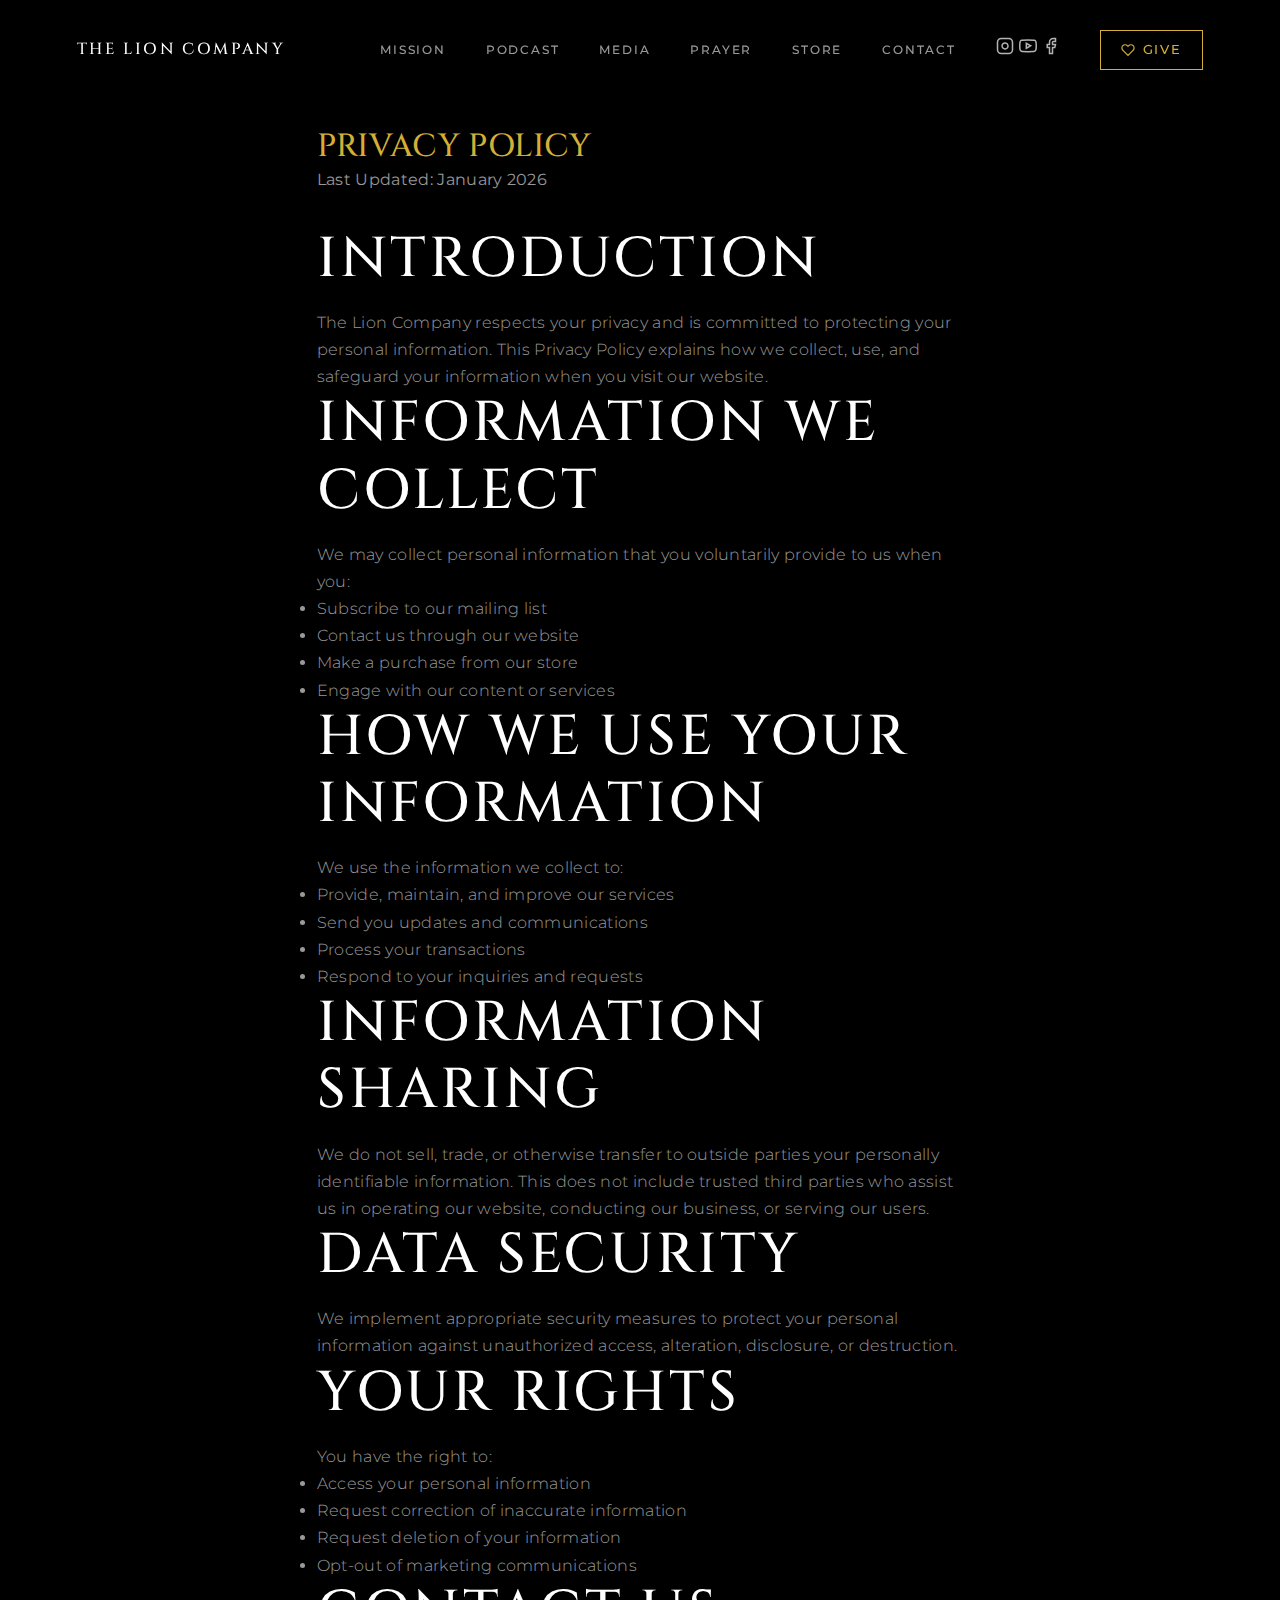
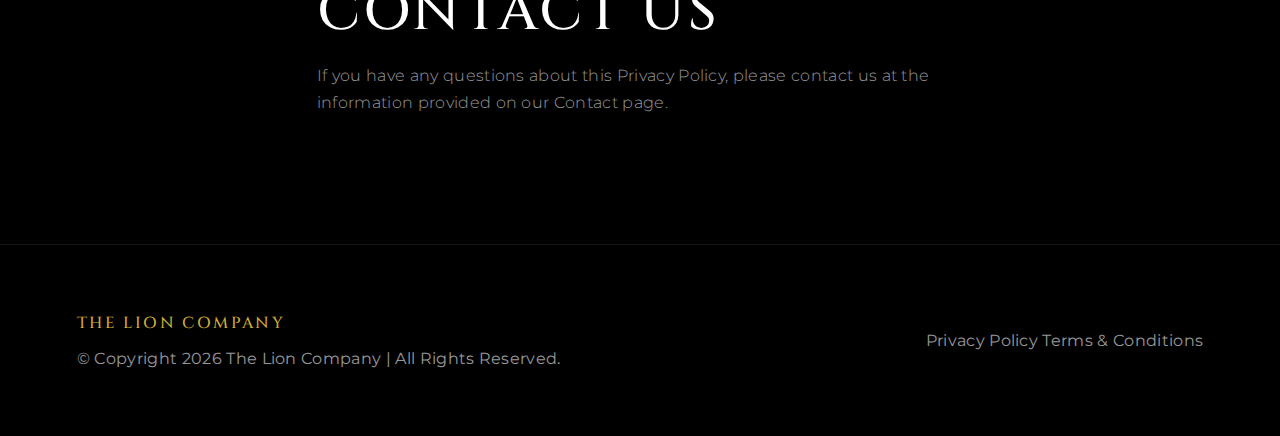
<file: privacy.html>
<!DOCTYPE html>
<html lang="en">

<head>
    <meta charset="UTF-8">
    <meta name="viewport" content="width=device-width, initial-scale=1.0">
    <title>Privacy Policy - The Lion Company</title>
    <!-- Google Fonts: Cinzel & Montserrat -->
    <link
        href="https://fonts.googleapis.com/css2?family=Cinzel:wght@400;500;600;700&family=Montserrat:wght@300;400;500;600&display=swap"
        rel="stylesheet">
    <link rel="stylesheet" href="styles.css">
</head>

<body>

    <!-- Navbar -->
    <nav class="navbar">
        <div class="nav-container">
            <a href="index.html" class="logo">THE LION COMPANY</a>
            <div class="nav-links">
                <a href="index.html#mission">MISSION</a>
                <a href="index.html#podcast">PODCAST</a>
                <a href="index.html#media">MEDIA</a>
                <a href="index.html#prayer">PRAYER</a>
                <a href="index.html#store">STORE</a>
                <a href="index.html#contact">CONTACT</a>
                <div class="nav-social flex items-center gap-4 ml-4 px-4 border-l border-[rgba(255,255,255,0.1)]">
                    <a href="https://www.instagram.com/thelioncompanytx/" target="_blank" aria-label="Instagram">
                        <svg width="18" height="18" viewBox="0 0 24 24" fill="none" stroke="currentColor"
                            stroke-width="2">
                            <rect x="2" y="2" width="20" height="20" rx="5" ry="5"></rect>
                            <path d="M16 11.37A4 4 0 1 1 12.63 8 4 4 0 0 1 16 11.37z"></path>
                            <line x1="17.5" y1="6.5" x2="17.51" y2="6.5"></line>
                        </svg>
                    </a>
                    <a href="https://www.youtube.com/channel/UCEy6IknxFCGag4UBVGn4wWg" target="_blank"
                        aria-label="YouTube">
                        <svg width="18" height="18" viewBox="0 0 24 24" fill="none" stroke="currentColor"
                            stroke-width="2">
                            <path
                                d="M22.54 6.42a2.78 2.78 0 0 0-1.94-2C18.88 4 12 4 12 4s-6.88 0-8.6.46a2.78 2.78 0 0 0-1.94 2A29 29 0 0 0 1 11.75a29 29 0 0 0 .46 5.33 2.78 2.78 0 0 0 1.94 2c1.72.46 8.6.46 8.6.46s6.88 0 8.6-.46a2.78 2.78 0 0 0 1.94-2 29 29 0 0 0 .46-5.33 29 29 0 0 0-.46-5.33z">
                            </path>
                            <polygon points="9.75 15.02 15.5 11.75 9.75 8.48 9.75 15.02"></polygon>
                        </svg>
                    </a>
                    <a href="https://www.facebook.com/lioncompanytx" target="_blank" aria-label="Facebook">
                        <svg width="18" height="18" viewBox="0 0 24 24" fill="none" stroke="currentColor"
                            stroke-width="2">
                            <path d="M18 2h-3a5 5 0 0 0-5 5v3H7v4h3v8h4v-8h3l1-4h-4V7a1 1 0 0 1 1-1h3z"></path>
                        </svg>
                    </a>
                </div>
                <a href="https://secure.subsplash.com/ui/access/RM87PQ/" target="_blank" class="btn btn-nav ml-2">
                    <svg width="14" height="14" viewBox="0 0 24 24" fill="none" stroke="currentColor" stroke-width="2">
                        <path
                            d="M20.84 4.61a5.5 5.5 0 0 0-7.78 0L12 5.67l-1.06-1.06a5.5 5.5 0 0 0-7.78 7.78l1.06 1.06L12 21.23l7.78-7.78 1.06-1.06a5.5 5.5 0 0 0 0-7.78z">
                        </path>
                    </svg>
                    GIVE
                </a>
            </div>
            <button class="mobile-menu-btn" aria-label="Toggle Menu">
                <span></span>
                <span></span>
                <span></span>
            </button>
        </div>
        <!-- Mobile Menu -->
        <div class="mobile-menu">
            <a href="index.html#mission">MISSION</a>
            <a href="index.html#podcast">PODCAST</a>
            <a href="index.html#media">MEDIA</a>
            <a href="index.html#prayer">PRAYER</a>
            <a href="index.html#store">STORE</a>
            <a href="index.html#contact">CONTACT</a>
            <a href="https://secure.subsplash.com/ui/access/RM87PQ/" target="_blank">GIVE</a>
        </div>
    </nav>

    <main>
        <!-- Privacy Policy Content -->
        <section class="section-padding">
            <div class="container" style="max-width: 800px;">
                <h1 class="text-4xl text-gold mb-8" style="font-family: 'Cinzel', serif;">Privacy Policy</h1>
                
                <div class="prose prose-invert">
                    <p class="muted mb-6">Last Updated: January 2026</p>

                    <h2 class="text-2xl text-white mt-8 mb-4">Introduction</h2>
                    <p class="body-text mb-4">The Lion Company respects your privacy and is committed to protecting your personal information. This Privacy Policy explains how we collect, use, and safeguard your information when you visit our website.</p>

                    <h2 class="text-2xl text-white mt-8 mb-4">Information We Collect</h2>
                    <p class="body-text mb-4">We may collect personal information that you voluntarily provide to us when you:</p>
                    <ul class="list-disc list-inside body-text mb-4">
                        <li>Subscribe to our mailing list</li>
                        <li>Contact us through our website</li>
                        <li>Make a purchase from our store</li>
                        <li>Engage with our content or services</li>
                    </ul>

                    <h2 class="text-2xl text-white mt-8 mb-4">How We Use Your Information</h2>
                    <p class="body-text mb-4">We use the information we collect to:</p>
                    <ul class="list-disc list-inside body-text mb-4">
                        <li>Provide, maintain, and improve our services</li>
                        <li>Send you updates and communications</li>
                        <li>Process your transactions</li>
                        <li>Respond to your inquiries and requests</li>
                    </ul>

                    <h2 class="text-2xl text-white mt-8 mb-4">Information Sharing</h2>
                    <p class="body-text mb-4">We do not sell, trade, or otherwise transfer to outside parties your personally identifiable information. This does not include trusted third parties who assist us in operating our website, conducting our business, or serving our users.</p>

                    <h2 class="text-2xl text-white mt-8 mb-4">Data Security</h2>
                    <p class="body-text mb-4">We implement appropriate security measures to protect your personal information against unauthorized access, alteration, disclosure, or destruction.</p>

                    <h2 class="text-2xl text-white mt-8 mb-4">Your Rights</h2>
                    <p class="body-text mb-4">You have the right to:</p>
                    <ul class="list-disc list-inside body-text mb-4">
                        <li>Access your personal information</li>
                        <li>Request correction of inaccurate information</li>
                        <li>Request deletion of your information</li>
                        <li>Opt-out of marketing communications</li>
                    </ul>

                    <h2 class="text-2xl text-white mt-8 mb-4">Contact Us</h2>
                    <p class="body-text mb-4">If you have any questions about this Privacy Policy, please contact us at the information provided on our Contact page.</p>
                </div>
            </div>
        </section>
    </main>

    <!-- Footer -->
    <footer class="site-footer border-top">
        <div class="container footer-flex">
            <div class="footer-left">
                <span class="logo text-gold">THE LION COMPANY</span>
                <p class="muted text-sm mt-2">© Copyright 2026 The Lion Company | All Rights Reserved.</p>
            </div>
            <div class="footer-right">
                <a href="privacy.html" class="muted text-sm">Privacy Policy</a>
                <a href="terms.html" class="muted text-sm ml-4">Terms & Conditions</a>
            </div>
        </div>
    </footer>

    <script src="app.js"></script>
</body>

</html>
</file>
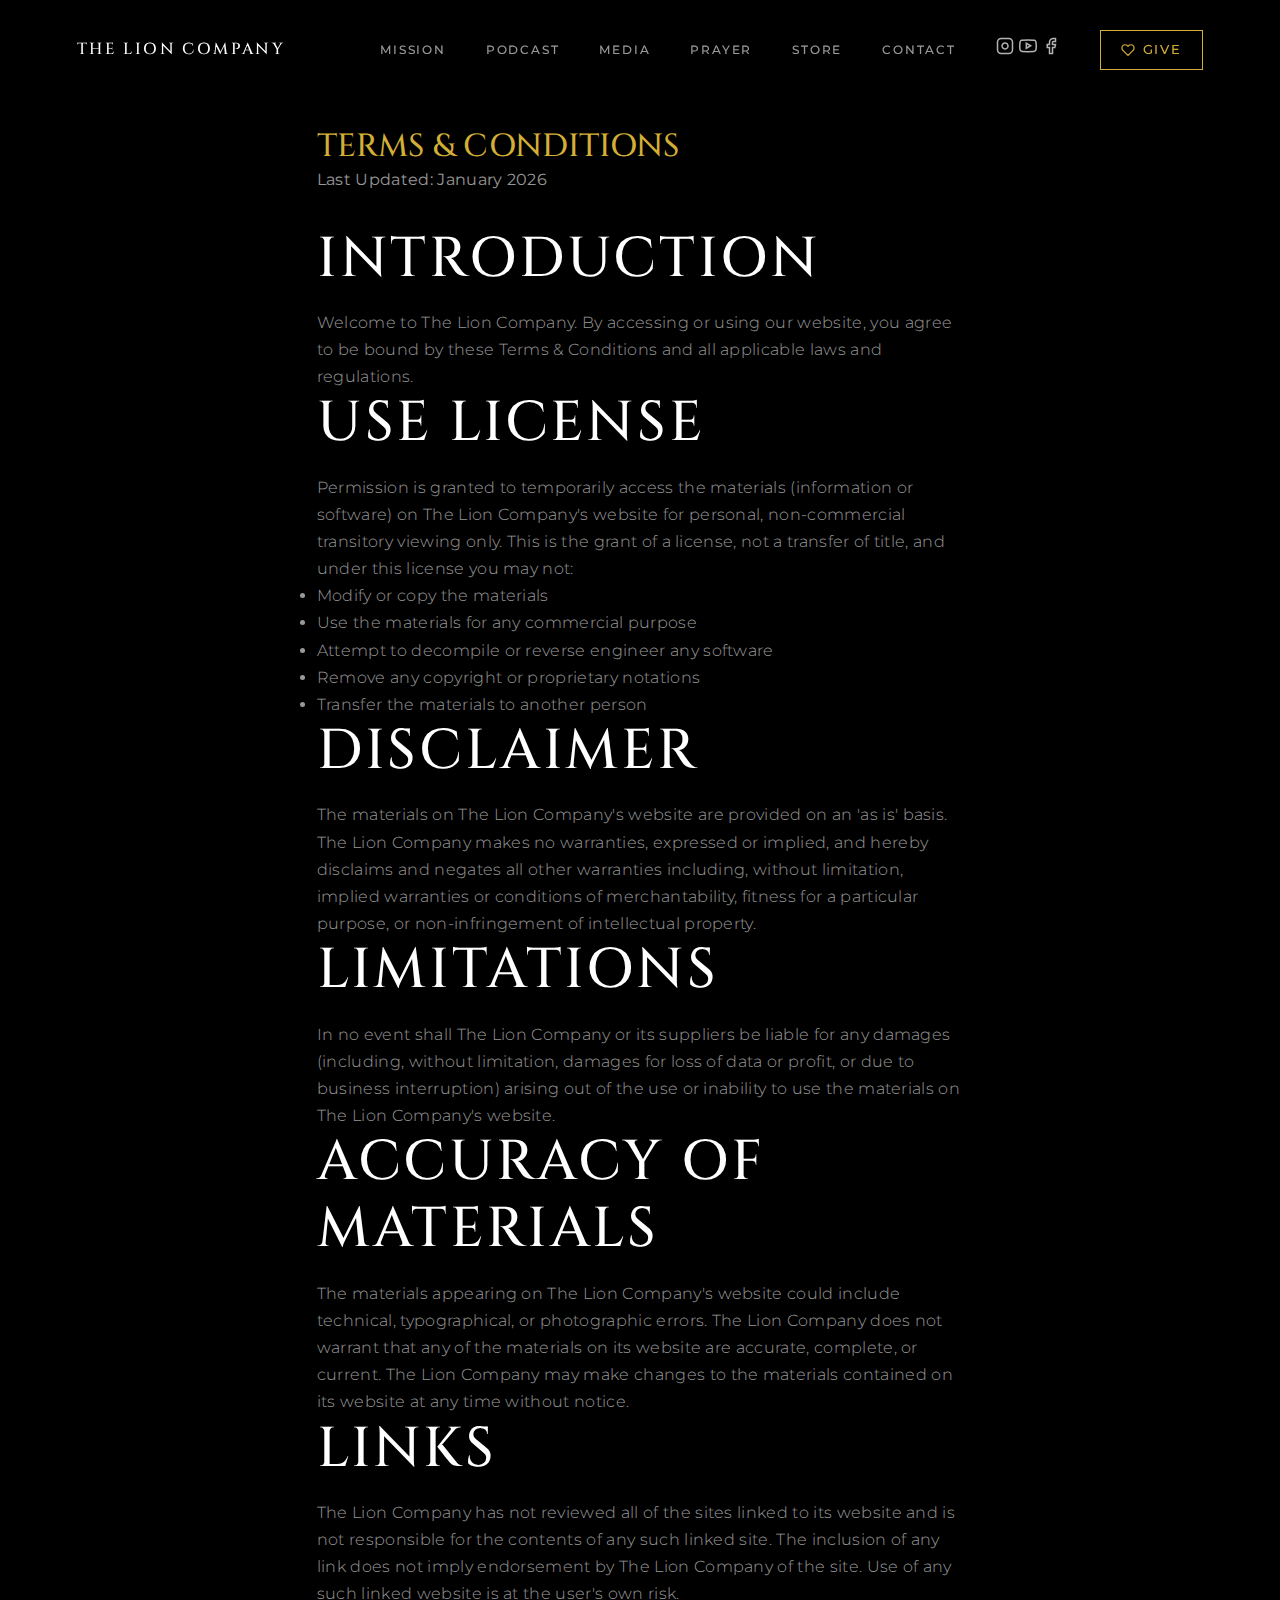
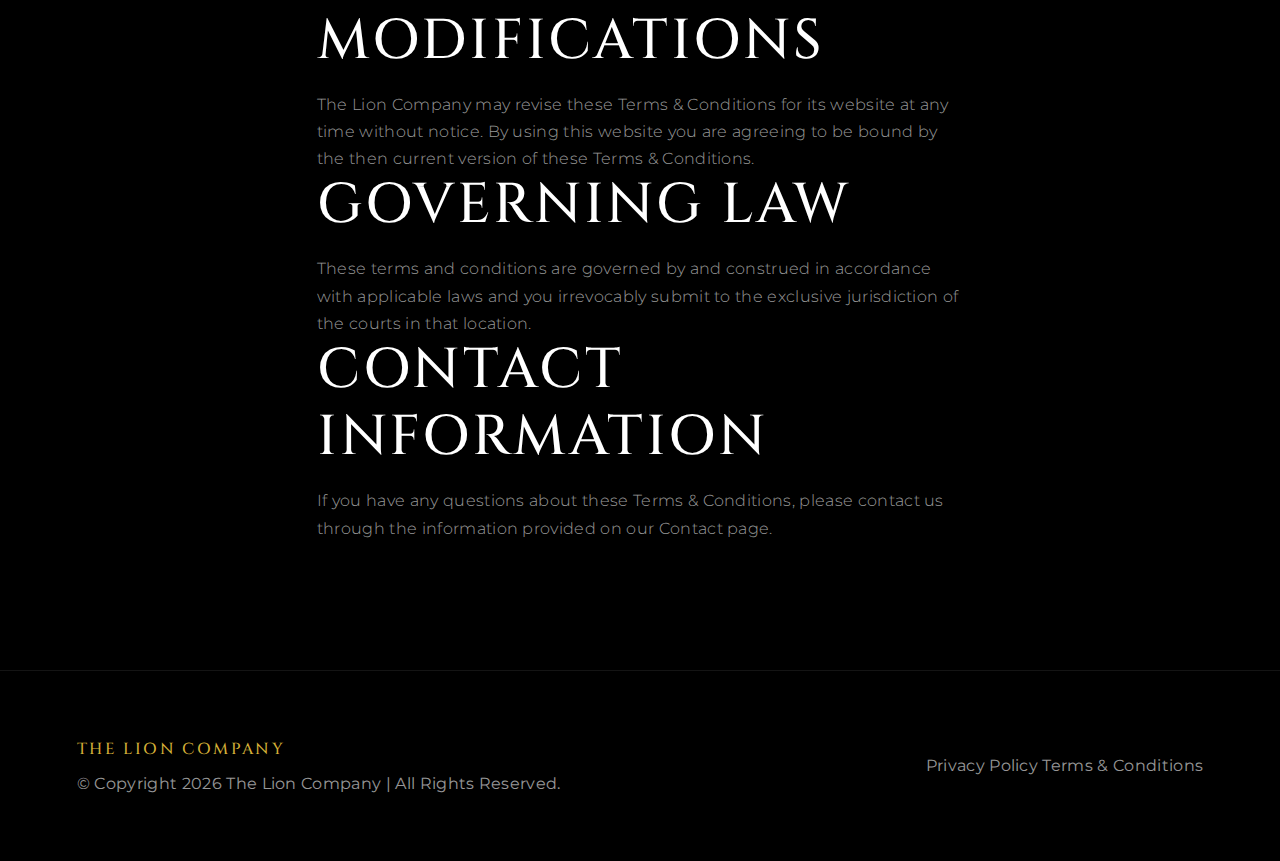
<file: terms.html>
<!DOCTYPE html>
<html lang="en">

<head>
    <meta charset="UTF-8">
    <meta name="viewport" content="width=device-width, initial-scale=1.0">
    <title>Terms & Conditions - The Lion Company</title>
    <!-- Google Fonts: Cinzel & Montserrat -->
    <link
        href="https://fonts.googleapis.com/css2?family=Cinzel:wght@400;500;600;700&family=Montserrat:wght@300;400;500;600&display=swap"
        rel="stylesheet">
    <link rel="stylesheet" href="styles.css">
</head>

<body>

    <!-- Navbar -->
    <nav class="navbar">
        <div class="nav-container">
            <a href="index.html" class="logo">THE LION COMPANY</a>
            <div class="nav-links">
                <a href="index.html#mission">MISSION</a>
                <a href="index.html#podcast">PODCAST</a>
                <a href="index.html#media">MEDIA</a>
                <a href="index.html#prayer">PRAYER</a>
                <a href="index.html#store">STORE</a>
                <a href="index.html#contact">CONTACT</a>
                <div class="nav-social flex items-center gap-4 ml-4 px-4 border-l border-[rgba(255,255,255,0.1)]">
                    <a href="https://www.instagram.com/thelioncompanytx/" target="_blank" aria-label="Instagram">
                        <svg width="18" height="18" viewBox="0 0 24 24" fill="none" stroke="currentColor"
                            stroke-width="2">
                            <rect x="2" y="2" width="20" height="20" rx="5" ry="5"></rect>
                            <path d="M16 11.37A4 4 0 1 1 12.63 8 4 4 0 0 1 16 11.37z"></path>
                            <line x1="17.5" y1="6.5" x2="17.51" y2="6.5"></line>
                        </svg>
                    </a>
                    <a href="https://www.youtube.com/channel/UCEy6IknxFCGag4UBVGn4wWg" target="_blank"
                        aria-label="YouTube">
                        <svg width="18" height="18" viewBox="0 0 24 24" fill="none" stroke="currentColor"
                            stroke-width="2">
                            <path
                                d="M22.54 6.42a2.78 2.78 0 0 0-1.94-2C18.88 4 12 4 12 4s-6.88 0-8.6.46a2.78 2.78 0 0 0-1.94 2A29 29 0 0 0 1 11.75a29 29 0 0 0 .46 5.33 2.78 2.78 0 0 0 1.94 2c1.72.46 8.6.46 8.6.46s6.88 0 8.6-.46a2.78 2.78 0 0 0 1.94-2 29 29 0 0 0 .46-5.33 29 29 0 0 0-.46-5.33z">
                            </path>
                            <polygon points="9.75 15.02 15.5 11.75 9.75 8.48 9.75 15.02"></polygon>
                        </svg>
                    </a>
                    <a href="https://www.facebook.com/lioncompanytx" target="_blank" aria-label="Facebook">
                        <svg width="18" height="18" viewBox="0 0 24 24" fill="none" stroke="currentColor"
                            stroke-width="2">
                            <path d="M18 2h-3a5 5 0 0 0-5 5v3H7v4h3v8h4v-8h3l1-4h-4V7a1 1 0 0 1 1-1h3z"></path>
                        </svg>
                    </a>
                </div>
                <a href="https://secure.subsplash.com/ui/access/RM87PQ/" target="_blank" class="btn btn-nav ml-2">
                    <svg width="14" height="14" viewBox="0 0 24 24" fill="none" stroke="currentColor" stroke-width="2">
                        <path
                            d="M20.84 4.61a5.5 5.5 0 0 0-7.78 0L12 5.67l-1.06-1.06a5.5 5.5 0 0 0-7.78 7.78l1.06 1.06L12 21.23l7.78-7.78 1.06-1.06a5.5 5.5 0 0 0 0-7.78z">
                        </path>
                    </svg>
                    GIVE
                </a>
            </div>
            <button class="mobile-menu-btn" aria-label="Toggle Menu">
                <span></span>
                <span></span>
                <span></span>
            </button>
        </div>
        <!-- Mobile Menu -->
        <div class="mobile-menu">
            <a href="index.html#mission">MISSION</a>
            <a href="index.html#podcast">PODCAST</a>
            <a href="index.html#media">MEDIA</a>
            <a href="index.html#prayer">PRAYER</a>
            <a href="index.html#store">STORE</a>
            <a href="index.html#contact">CONTACT</a>
            <a href="https://secure.subsplash.com/ui/access/RM87PQ/" target="_blank">GIVE</a>
        </div>
    </nav>

    <main>
        <!-- Terms & Conditions Content -->
        <section class="section-padding">
            <div class="container" style="max-width: 800px;">
                <h1 class="text-4xl text-gold mb-8" style="font-family: 'Cinzel', serif;">Terms & Conditions</h1>
                
                <div class="prose prose-invert">
                    <p class="muted mb-6">Last Updated: January 2026</p>

                    <h2 class="text-2xl text-white mt-8 mb-4">Introduction</h2>
                    <p class="body-text mb-4">Welcome to The Lion Company. By accessing or using our website, you agree to be bound by these Terms & Conditions and all applicable laws and regulations.</p>

                    <h2 class="text-2xl text-white mt-8 mb-4">Use License</h2>
                    <p class="body-text mb-4">Permission is granted to temporarily access the materials (information or software) on The Lion Company's website for personal, non-commercial transitory viewing only. This is the grant of a license, not a transfer of title, and under this license you may not:</p>
                    <ul class="list-disc list-inside body-text mb-4">
                        <li>Modify or copy the materials</li>
                        <li>Use the materials for any commercial purpose</li>
                        <li>Attempt to decompile or reverse engineer any software</li>
                        <li>Remove any copyright or proprietary notations</li>
                        <li>Transfer the materials to another person</li>
                    </ul>

                    <h2 class="text-2xl text-white mt-8 mb-4">Disclaimer</h2>
                    <p class="body-text mb-4">The materials on The Lion Company's website are provided on an 'as is' basis. The Lion Company makes no warranties, expressed or implied, and hereby disclaims and negates all other warranties including, without limitation, implied warranties or conditions of merchantability, fitness for a particular purpose, or non-infringement of intellectual property.</p>

                    <h2 class="text-2xl text-white mt-8 mb-4">Limitations</h2>
                    <p class="body-text mb-4">In no event shall The Lion Company or its suppliers be liable for any damages (including, without limitation, damages for loss of data or profit, or due to business interruption) arising out of the use or inability to use the materials on The Lion Company's website.</p>

                    <h2 class="text-2xl text-white mt-8 mb-4">Accuracy of Materials</h2>
                    <p class="body-text mb-4">The materials appearing on The Lion Company's website could include technical, typographical, or photographic errors. The Lion Company does not warrant that any of the materials on its website are accurate, complete, or current. The Lion Company may make changes to the materials contained on its website at any time without notice.</p>

                    <h2 class="text-2xl text-white mt-8 mb-4">Links</h2>
                    <p class="body-text mb-4">The Lion Company has not reviewed all of the sites linked to its website and is not responsible for the contents of any such linked site. The inclusion of any link does not imply endorsement by The Lion Company of the site. Use of any such linked website is at the user's own risk.</p>

                    <h2 class="text-2xl text-white mt-8 mb-4">Modifications</h2>
                    <p class="body-text mb-4">The Lion Company may revise these Terms & Conditions for its website at any time without notice. By using this website you are agreeing to be bound by the then current version of these Terms & Conditions.</p>

                    <h2 class="text-2xl text-white mt-8 mb-4">Governing Law</h2>
                    <p class="body-text mb-4">These terms and conditions are governed by and construed in accordance with applicable laws and you irrevocably submit to the exclusive jurisdiction of the courts in that location.</p>

                    <h2 class="text-2xl text-white mt-8 mb-4">Contact Information</h2>
                    <p class="body-text mb-4">If you have any questions about these Terms & Conditions, please contact us through the information provided on our Contact page.</p>
                </div>
            </div>
        </section>
    </main>

    <!-- Footer -->
    <footer class="site-footer border-top">
        <div class="container footer-flex">
            <div class="footer-left">
                <span class="logo text-gold">THE LION COMPANY</span>
                <p class="muted text-sm mt-2">© Copyright 2026 The Lion Company | All Rights Reserved.</p>
            </div>
            <div class="footer-right">
                <a href="privacy.html" class="muted text-sm">Privacy Policy</a>
                <a href="terms.html" class="muted text-sm ml-4">Terms & Conditions</a>
            </div>
        </div>
    </footer>

    <script src="app.js"></script>
</body>

</html>
</file>
<file: styles.css>
/* CSS Variables & Kimi-Inspired Design Tokens */
:root {
    /* Colors - Deep Cinematic Theme */
    --bg-base: #000000;
    --bg-elevated: #050505;
    --border-subtle: rgba(255, 255, 255, 0.08);
    --border-hover: rgba(212, 175, 55, 0.3);

    --accent-gold: #D4AF37;
    --accent-gold-hover: #EED081;

    --text-white: #FFFFFF;
    --text-muted: rgba(255, 255, 255, 0.6);
    --text-dark: #000000;

    /* Typography */
    --font-heading: 'Cinzel', serif;
    --font-body: 'Montserrat', sans-serif;

    /* Spacing & Layout */
    --max-width: 1400px;
    --nav-height: 100px;
    --section-spacing: 8rem;

    /* Transitions */
    --transition-snappy: 0.2s cubic-bezier(0.4, 0, 0.2, 1);
    --transition-smooth: 0.6s cubic-bezier(0.16, 1, 0.3, 1);
}

/* Reset & Base Styles */
* {
    margin: 0;
    padding: 0;
    box-sizing: border-box;
}

html {
    scroll-behavior: smooth;
    font-size: 16px;
}

body {
    background-color: var(--bg-base);
    color: var(--text-white);
    font-family: var(--font-body);
    line-height: 1.7;
    overflow-x: hidden;
    -webkit-font-smoothing: antialiased;
    letter-spacing: 0.02em;
}

/* Typography Utilities */
h1,
h2,
h3,
h4,
.logo {
    font-family: var(--font-heading);
    font-weight: 500;
    line-height: 1.2;
    text-transform: uppercase;
}

h2 {
    font-size: clamp(2rem, 5vw, 3.5rem);
    letter-spacing: 0.05em;
    margin-bottom: 1rem;
}

h3 {
    font-size: 2rem;
    letter-spacing: 0.05em;
}

h4 {
    font-size: 1.25rem;
    letter-spacing: 0.08em;
}

.text-gold {
    color: var(--accent-gold);
}

.text-white {
    color: var(--text-white);
}

.muted {
    color: var(--text-muted);
}

.eyebrow {
    font-family: var(--font-body);
    font-size: 0.75rem;
    letter-spacing: 0.2em;
    text-transform: uppercase;
    display: block;
    margin-bottom: 1rem;
}

.body-text {
    font-size: 1rem;
    font-weight: 300;
    color: var(--text-muted);
}

/* Spacing Utilities */
.mt-2 {
    margin-top: 0.5rem;
}

.mt-4 {
    margin-top: 1rem;
}

.mt-6 {
    margin-top: 2rem;
}

.mb-6 {
    margin-bottom: 2rem;
}

.max-w-2xl {
    max-width: 42rem;
}

.mx-auto {
    margin-left: auto;
    margin-right: auto;
}

.block {
    display: block;
}

.inline-flex {
    display: inline-flex;
    align-items: center;
    justify-content: center;
}

.inline-block {
    display: inline-block;
}

a {
    color: inherit;
    text-decoration: none;
    transition: var(--transition-snappy);
}

/* Layout */
.container {
    max-width: var(--max-width);
    margin: 0 auto;
    padding: 0 6%;
}

.section-padding {
    padding: var(--section-spacing) 0;
}

.bg-darker {
    background-color: var(--bg-elevated);
}

.text-center {
    text-align: center;
}

.border-top {
    border-top: 1px solid var(--border-subtle);
}

.border-bottom {
    border-bottom: 1px solid var(--border-subtle);
}

.pb-6 {
    padding-bottom: 2rem;
}

.split-layout {
    display: grid;
    grid-template-columns: 1fr 1fr;
    gap: 6rem;
    align-items: start;
}

.grid-2 {
    display: grid;
    grid-template-columns: repeat(2, 1fr);
    gap: 1.5rem;
}

.grid-3 {
    display: grid;
    grid-template-columns: repeat(auto-fit, minmax(300px, 1fr));
    gap: 2rem;
}

/* Button Styles - Minimalist Cinematic */
.btn {
    display: inline-flex;
    align-items: center;
    justify-content: center;
    gap: 0.5rem;
    padding: 0.8rem 2rem;
    font-family: var(--font-body);
    font-size: 0.8rem;
    font-weight: 500;
    text-transform: uppercase;
    letter-spacing: 0.15em;
    cursor: pointer;
    transition: var(--transition-smooth);
    border: 1px solid transparent;
    background: transparent;
}

.btn-outline-gold {
    border-color: var(--accent-gold);
    color: var(--accent-gold);
}

.btn-outline-gold:hover {
    background-color: var(--accent-gold);
    color: var(--text-dark);
}

.btn-outline-border {
    border-color: var(--border-subtle);
    color: var(--text-muted);
}

.btn-outline-border:hover {
    border-color: var(--text-white);
    color: var(--text-white);
}

.btn-nav {
    border-color: var(--accent-gold);
    color: var(--accent-gold) !important;
    padding: 0.5rem 1.25rem !important;
}

.btn-nav:hover {
    background-color: var(--accent-gold);
    color: var(--text-dark) !important;
}

/* Navigation - Floating Text */
.navbar {
    position: fixed;
    top: 0;
    width: 100%;
    height: var(--nav-height);
    z-index: 1000;
    transition: var(--transition-smooth);
}

.navbar.scrolled {
    background-color: rgba(0, 0, 0, 0.85);
    backdrop-filter: blur(10px);
    border-bottom: 1px solid var(--border-subtle);
    height: 80px;
}

.nav-container {
    max-width: var(--max-width);
    margin: 0 auto;
    padding: 0 6%;
    height: 100%;
    display: flex;
    justify-content: space-between;
    align-items: center;
}

.logo {
    letter-spacing: 0.15em;
}

.nav-links {
    display: flex;
    align-items: center;
    gap: 2.5rem;
}

.nav-links a:not(.btn) {
    font-size: 0.75rem;
    font-weight: 500;
    color: var(--text-muted);
    letter-spacing: 0.15em;
}

.nav-links a:not(.btn):hover {
    color: var(--accent-gold);
}

.nav-social a svg {
    color: var(--text-white);
    opacity: 0.7;
    transition: all 0.3s ease;
}

.nav-social a:hover svg {
    opacity: 1;
    color: var(--accent-gold);
    transform: translateY(-2px);
}

/* Hero Section */
.hero {
    position: relative;
    height: 100vh;
    min-height: 700px;
    display: flex;
    flex-direction: column;
    justify-content: center;
    align-items: center;
    text-align: center;
    padding: 0 5%;
}

.hero-bg {
    position: absolute;
    inset: 0;
    z-index: 0;
    /* Soft zoom on load */
    animation: slowZoom 20s ease-out forwards;
    background-size: cover;
    background-position: center 40%;
    background-repeat: no-repeat;
    opacity: 0.85;
    /* Increased opacity to make the lion silhouette much more visible */
}

@keyframes slowZoom {
    0% {
        transform: scale(1.03);
    }

    100% {
        transform: scale(1);
    }
}

.hero-overlay {
    position: absolute;
    inset: 0;
    z-index: 1;
    /* Reduced the center darkness to reveal the lion profile more clearly */
    background: radial-gradient(circle at center, rgba(0, 0, 0, 0.2) 0%, rgba(0, 0, 0, 0.85) 90%),
        linear-gradient(to bottom, transparent 0%, rgba(0, 0, 0, 1) 100%);
}

.hero-content {
    position: relative;
    z-index: 2;
    max-width: 900px;
}

.hero-eyebrow {
    font-size: 1rem;
    color: var(--accent-gold);
    margin-bottom: 2rem;
}

.hero-title {
    font-size: clamp(2.5rem, 6vw, 4.5rem);
    text-transform: none;
    /* Keep original casing for quotes */
    font-family: var(--font-body);
    font-weight: 300;
    letter-spacing: -0.01em;
    line-height: 1.2;
    margin-bottom: 2rem;
}

/* But override the Jesus span back to Serif maybe? Or keep Sans */
.hero-title .text-gold {
    font-family: var(--font-heading);
    font-weight: 400;
    font-style: italic;
    font-size: 1.1em;
}

.hero-subtitle {
    font-family: var(--font-body);
    font-size: 1rem;
    letter-spacing: 0.3em;
    color: var(--text-muted);
    margin-bottom: 3rem;
}

.hero-cta {
    display: flex;
    gap: 1rem;
    justify-content: center;
}

.scroll-indicator {
    position: absolute;
    bottom: 3rem;
    left: 50%;
    transform: translateX(-50%);
    z-index: 2;
    font-size: 0.7rem;
    letter-spacing: 0.2em;
    color: var(--text-muted);
    text-align: center;
    opacity: 0.6;
    transition: var(--transition-snappy);
}

.scroll-indicator:hover {
    opacity: 1;
    color: var(--accent-gold);
}

/* Mission Section */
.mission-text .accent-quote {
    border-left: 1px solid var(--accent-gold);
    padding-left: 2rem;
    margin-top: 3rem;
}

.quote-eyebrow {
    font-family: var(--font-heading);
    font-size: 1rem;
}

.mission-cards {
    display: flex;
    flex-direction: column;
    gap: 1.5rem;
}

/* Shared Bordered Card Style */
.bordered-card {
    border: 1px solid var(--border-subtle);
    padding: 2rem;
    transition: var(--transition-smooth);
    background: transparent;
}

.bordered-card:hover {
    border-color: var(--border-hover);
    background: rgba(255, 255, 255, 0.02);
    transform: translateX(10px);
}

/* Podcast / Video Placeholder */
.video-placeholder {
    width: 100%;
    max-width: 900px;
    margin: 3rem auto 0;
    aspect-ratio: 16/9;
    background: url('lion_bg.jpg') center/cover no-repeat;
    position: relative;
    display: flex;
    align-items: center;
    justify-content: center;
    border: 1px solid var(--border-subtle);
}

.video-placeholder::before {
    content: '';
    position: absolute;
    inset: 0;
    background: rgba(0, 0, 0, 0.6);
}

.play-button {
    position: relative;
    z-index: 2;
    width: 80px;
    height: 80px;
    border: 1px solid var(--accent-gold);
    border-radius: 50%;
    display: flex;
    align-items: center;
    justify-content: center;
    color: var(--accent-gold);
    font-size: 1.5rem;
    cursor: pointer;
    transition: var(--transition-snappy);
}

.play-button:hover {
    background: var(--accent-gold);
    color: var(--bg-base);
    transform: scale(1.1);
}

.latest-tag {
    position: absolute;
    top: 1.5rem;
    right: 1.5rem;
    z-index: 2;
    font-size: 0.7rem;
    letter-spacing: 0.15em;
    border: 1px solid var(--accent-gold);
    padding: 0.4em 1em;
}

/* Media Library */
.section-header {
    display: flex;
    justify-content: space-between;
    align-items: flex-end;
}

.media-card {
    padding: 0;
    cursor: pointer;
}

.media-card:hover {
    transform: translateY(-10px);
}

.media-image {
    aspect-ratio: 4/3;
    border-bottom: 1px solid var(--border-subtle);
    transition: var(--transition-smooth);
}

/* Subtle image loads for grid via gradients */
.media-card:nth-child(1) .media-image {
    background: linear-gradient(45deg, #111, #222);
}

.media-card:nth-child(2) .media-image {
    background: linear-gradient(135deg, #0a0a0a, #1a1a1a);
}

.media-card:nth-child(3) .media-image {
    background: linear-gradient(200deg, #111, #050505);
}

.media-info {
    padding: 1.5rem;
}

/* Minimal Forms */
.minimal-form {
    display: flex;
    flex-direction: column;
}

.input-line {
    position: relative;
    width: 100%;
}

.input-line input,
.input-line textarea {
    width: 100%;
    background: transparent;
    border: none;
    border-bottom: 1px solid var(--border-subtle);
    padding: 1rem 0;
    color: var(--text-white);
    font-family: var(--font-body);
    font-size: 1rem;
    outline: none;
    transition: var(--transition-snappy);
}

.input-line textarea {
    resize: none;
}

.input-line input:focus,
.input-line textarea:focus {
    border-bottom-color: var(--accent-gold);
}

.input-line input::placeholder,
.input-line textarea::placeholder {
    color: var(--text-muted);
    letter-spacing: 0.05em;
}

.w-full {
    width: 100%;
}

/* Store / Contact Area */
.store-item {
    padding: 1.5rem;
    border: 1px solid var(--border-subtle);
}

.border-badge {
    border: 1px solid var(--border-subtle);
    padding: 0.2rem 0.8rem;
    color: var(--text-muted);
}

.contact-link {
    font-family: var(--font-heading);
    font-size: 1.5rem;
    letter-spacing: 0.05em;
    display: inline-block;
    position: relative;
}

.contact-link::after {
    content: '';
    position: absolute;
    bottom: -4px;
    left: 0;
    width: 0;
    height: 1px;
    background: var(--accent-gold);
    transition: var(--transition-smooth);
}

.contact-link:hover {
    color: var(--accent-gold);
}

.contact-link:hover::after {
    width: 100%;
}

/* Newsletter Section */
.newsletter {
    background: radial-gradient(circle at top, rgba(212, 175, 55, 0.05) 0%, transparent 70%);
    border-top: 1px solid var(--border-subtle);
}

#newsletter-form {
    display: flex;
    flex-direction: row;
    align-items: center;
    gap: 1rem;
    max-width: 500px;
    margin: 2rem auto 0;
}

#newsletter-form input {
    flex: 1;
    margin: 0;
    padding: 0.8rem 1rem;
    height: 3rem;
    background: transparent;
    border: none;
    border-bottom: 1px solid var(--border-subtle);
    color: var(--text-white);
    font-family: var(--font-body);
    font-size: 1rem;
    outline: none;
    transition: var(--transition-snappy);
}

#newsletter-form input:focus {
    border-bottom-color: var(--accent-gold);
}

#newsletter-form button {
    height: 3rem;
    margin: 0;
    padding: 0 2rem;
}

@media (max-width: 768px) {
    #newsletter-form {
        flex-direction: column;
        width: 100%;
        padding: 0 1rem;
    }

    #newsletter-form input,
    #newsletter-form button {
        width: 100%;
    }
}

/* Footer */
.site-footer {
    padding: 4rem 0;
}

.footer-flex {
    display: flex;
    justify-content: space-between;
    align-items: center;
    flex-wrap: wrap;
    gap: 2rem;
}

/* Store Feature Section */
.store-feature-image .store-featured-card {
    display: block;
    border-radius: 4px;
}

.store-feature-image .absolute {
    position: absolute;
}

.store-feature-image .inset-0 {
    top: 0;
    right: 0;
    bottom: 0;
    left: 0;
}

.store-feature-image .bg-cover {
    background-size: cover;
}

.store-feature-image .bg-center {
    background-position: center;
}

.store-feature-image .relative {
    position: relative;
}

.store-feature-image .text-box-overlay {
    position: relative;
    z-index: 10;
    text-align: center;
    padding: 1rem 0;
    /* Reduced padding from 2rem to 1rem vertical */
    background-color: rgba(0, 0, 0, 0.7);
    backdrop-filter: blur(8px);
    width: 100%;
    /* Scale to fit width of picture */
}

/* Lightbox Modal */
.lightbox-modal {
    position: fixed;
    inset: 0;
    z-index: 2000;
    display: flex;
    align-items: center;
    justify-content: center;
    opacity: 0;
    visibility: hidden;
    transition: var(--transition-smooth);
}

.lightbox-modal.active {
    opacity: 1;
    visibility: visible;
}

.lightbox-overlay {
    position: absolute;
    inset: 0;
    background: rgba(0, 0, 0, 0.85);
    backdrop-filter: blur(5px);
    cursor: pointer;
}

.lightbox-content {
    position: relative;
    z-index: 2001;
    width: 90%;
    max-width: 900px;
    max-height: 90vh;
    border-radius: 8px;
    box-shadow: 0 25px 50px -12px rgba(0, 0, 0, 0.5);
    overflow: hidden;
    transform: translateY(20px);
    transition: var(--transition-smooth);
}

.lightbox-modal.active .lightbox-content {
    transform: translateY(0);
}

.lightbox-close {
    position: absolute;
    top: 1rem;
    right: 1rem;
    z-index: 10;
    background: rgba(0, 0, 0, 0.5);
    border: 1px solid var(--border-subtle);
    border-radius: 50%;
    width: 40px;
    height: 40px;
    display: flex;
    align-items: center;
    justify-content: center;
    color: var(--text-white);
    cursor: pointer;
    transition: var(--transition-snappy);
}

.lightbox-close:hover {
    background: var(--accent-gold);
    color: var(--bg-base);
    border-color: var(--accent-gold);
}

.lightbox-grid {
    display: grid;
    grid-template-columns: 1fr 1fr;
    min-height: 400px;
}

.lightbox-image {
    background-size: cover;
    background-position: center;
    display: flex;
    align-items: center;
    justify-content: center;
}

.lightbox-image-inner {
    width: 100%;
    height: 100%;
    background: rgba(0, 0, 0, 0.4);
    display: flex;
    align-items: center;
    justify-content: center;
}

.lightbox-body {
    padding: 3rem;
    display: flex;
    flex-direction: column;
    justify-content: center;
}

@media (max-width: 768px) {
    .lightbox-grid {
        grid-template-columns: 1fr;
    }

    .lightbox-image {
        min-height: 200px;
    }

    .lightbox-body {
        padding: 2rem;
    }
}

/* Animations */
.fade-up {
    opacity: 0;
    transform: translateY(40px);
    transition: opacity 1s cubic-bezier(0.16, 1, 0.3, 1), transform 1s cubic-bezier(0.16, 1, 0.3, 1);
}

.fade-up.visible {
    opacity: 1;
    transform: translateY(0);
}

/* Mobile Responsiveness */
.mobile-menu-btn {
    display: none;
    background: transparent;
    border: none;
    cursor: pointer;
    width: 24px;
    height: 18px;
    position: relative;
    z-index: 1001;
}

.mobile-menu-btn span {
    display: block;
    width: 100%;
    height: 1px;
    background-color: var(--text-white);
    position: absolute;
    transition: var(--transition-snappy);
}

.mobile-menu-btn span:nth-child(1) {
    top: 0;
}

.mobile-menu-btn span:nth-child(2) {
    top: 50%;
    transform: translateY(-50%);
}

.mobile-menu-btn span:nth-child(3) {
    bottom: 0;
}

.mobile-menu-btn.active span:nth-child(1) {
    top: 50%;
    transform: rotate(45deg) translateY(-50%);
}

.mobile-menu-btn.active span:nth-child(2) {
    opacity: 0;
}

.mobile-menu-btn.active span:nth-child(3) {
    bottom: 50%;
    transform: rotate(-45deg) translateY(50%);
}

.mobile-menu {
    position: fixed;
    inset: 0;
    background: var(--bg-base);
    display: flex;
    flex-direction: column;
    align-items: center;
    justify-content: center;
    gap: 2rem;
    transform: translateY(-100%);
    transition: var(--transition-smooth);
    opacity: 0;
    z-index: 999;
}

.mobile-menu.active {
    transform: translateY(0);
    opacity: 1;
}

.mobile-menu a {
    font-size: 1.25rem;
    letter-spacing: 0.15em;
    color: var(--text-white);
}

@media (max-width: 1024px) {
    .split-layout {
        grid-template-columns: 1fr;
        gap: 3rem;
    }

    .section-header {
        flex-direction: column;
        align-items: flex-start;
        gap: 1.5rem;
    }
}

@media (max-width: 768px) {
    .nav-links {
        display: none;
    }

    .mobile-menu-btn {
        display: block;
    }

    .hero-cta {
        flex-direction: column;
    }

    .btn {
        width: 100%;
    }

    .footer-flex {
        flex-direction: column;
        text-align: center;
    }
}

/* Video Modal Styles */
.video-modal {
    position: fixed;
    inset: 0;
    z-index: 9999;
    display: flex;
    align-items: center;
    justify-content: center;
    opacity: 0;
    visibility: hidden;
    transition: var(--transition-snappy);
}

.video-modal.active {
    opacity: 1;
    visibility: visible;
}

.video-modal-overlay {
    position: absolute;
    inset: 0;
    background: rgba(0, 0, 0, 0.9);
    cursor: pointer;
}

.video-modal-content {
    position: relative;
    width: 90%;
    max-width: 1000px;
    aspect-ratio: 16/9;
    background: var(--bg-base);
    border: 1px solid var(--border-subtle);
    border-radius: 8px;
    box-shadow: 0 20px 40px rgba(0, 0, 0, 0.5);
    z-index: 2;
    transform: scale(0.95);
    transition: transform 0.3s cubic-bezier(0.16, 1, 0.3, 1);
}

.video-modal.active .video-modal-content {
    transform: scale(1);
}

.video-modal-close {
    position: absolute;
    top: -40px;
    right: 0;
    background: transparent;
    border: none;
    color: var(--text-white);
    cursor: pointer;
    transition: var(--transition-snappy);
    padding: 4px;
}

.video-modal-close:hover {
    color: var(--accent-gold);
    transform: scale(1.1);
}

.video-modal-body {
    width: 100%;
    height: 100%;
    border-radius: 6px;
    overflow: hidden;
}

.video-modal-body iframe {
    width: 100%;
    height: 100%;
}
</file>
